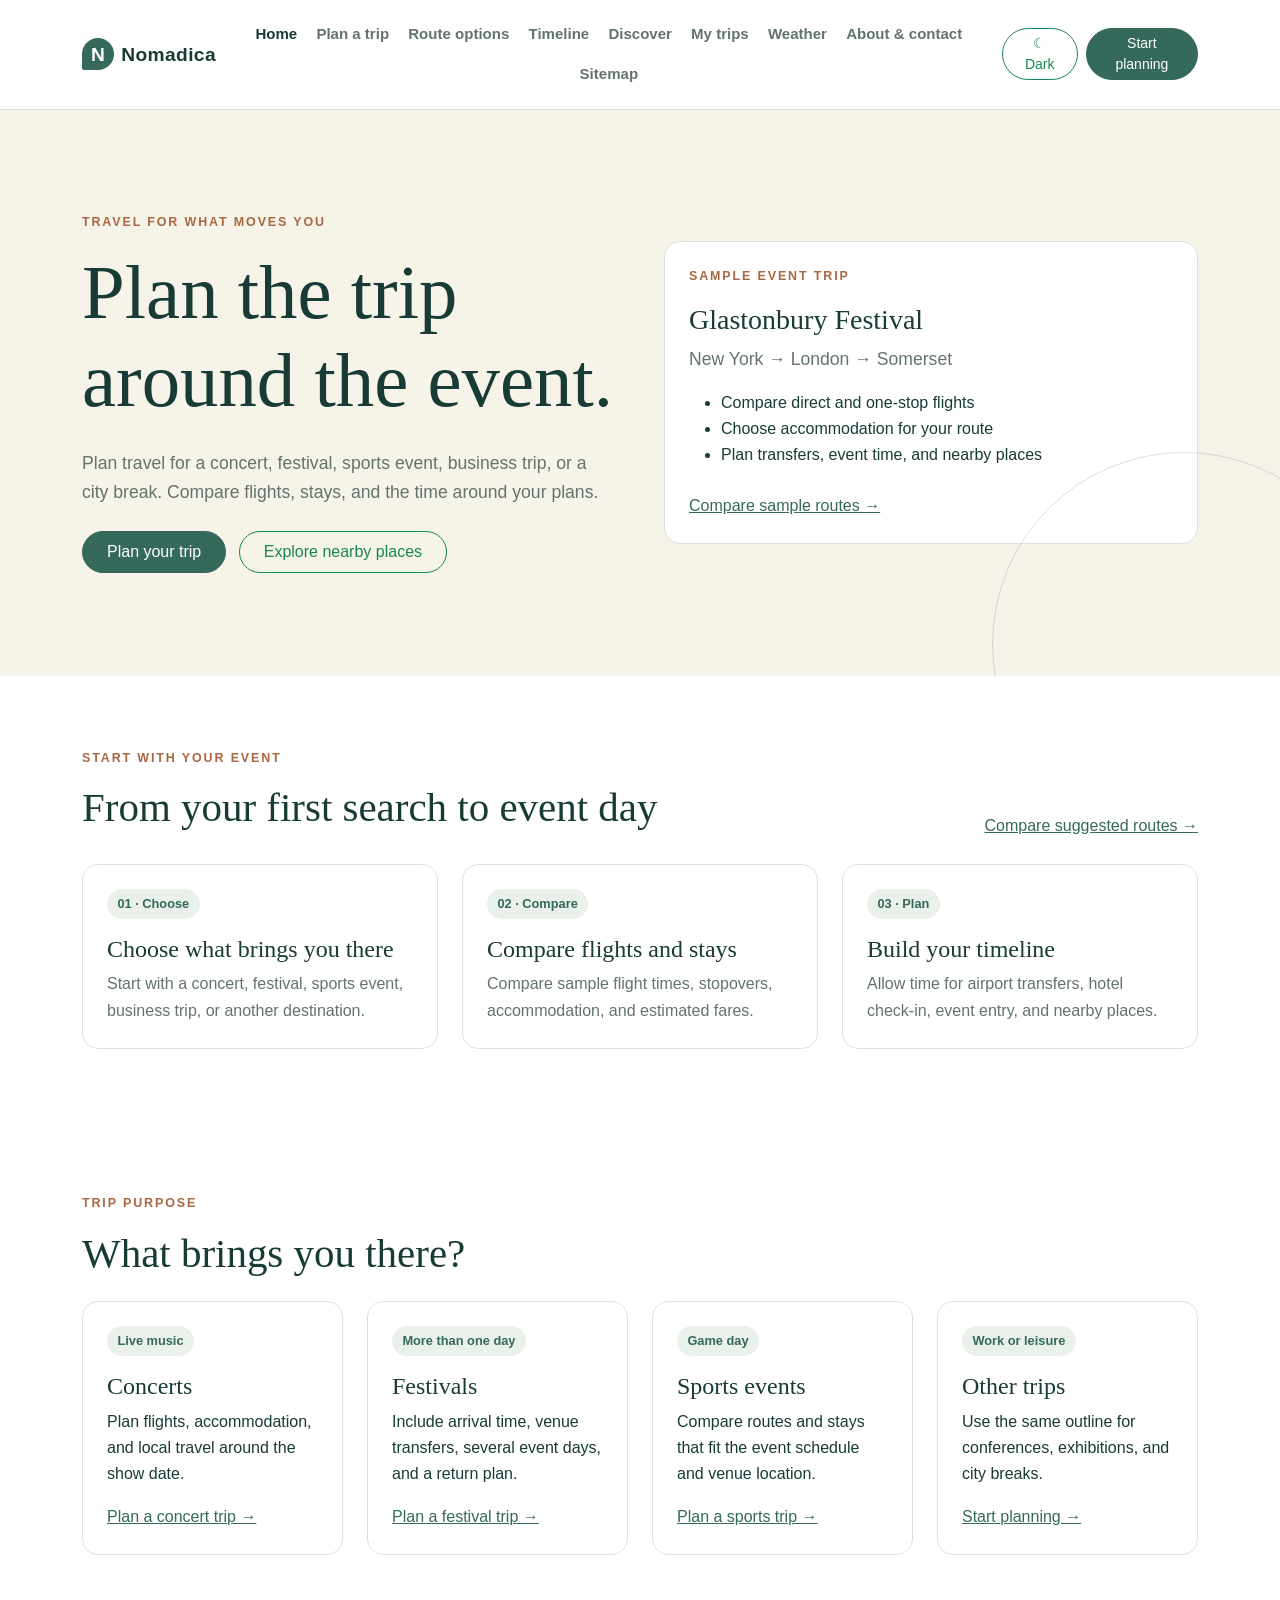
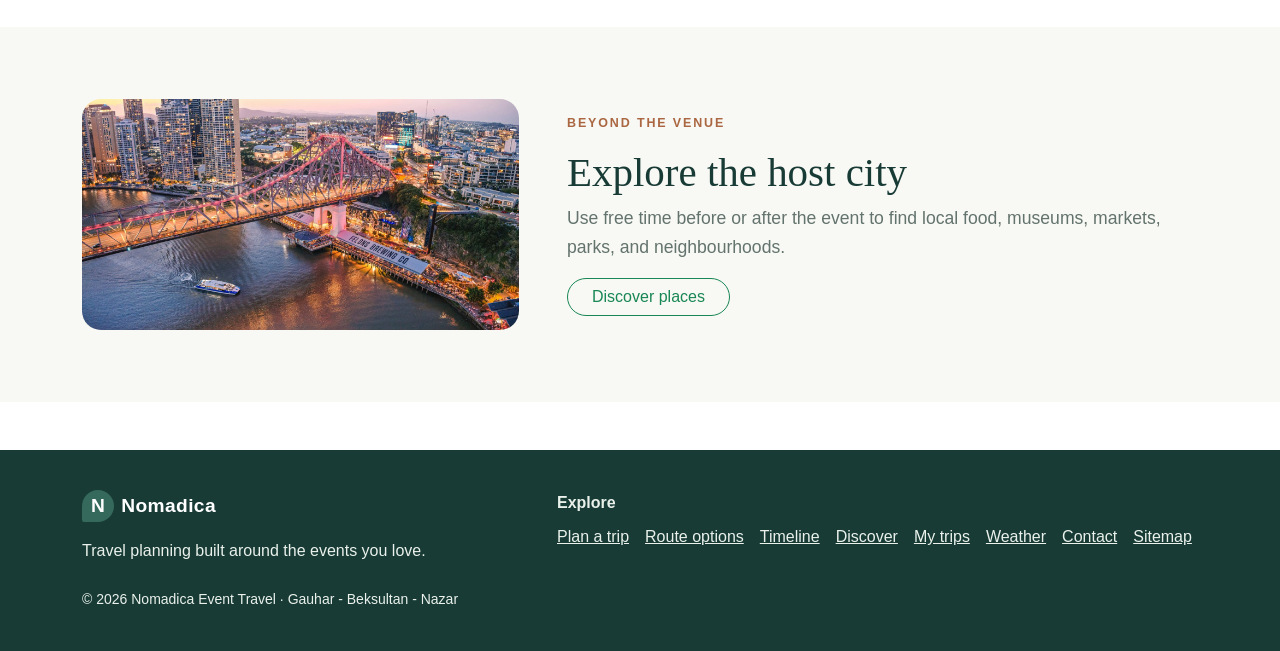
<file: index.html>
<!doctype html>
<html lang="en">
  <head>
    <meta charset="utf-8">
    <meta name="viewport" content="width=device-width, initial-scale=1">
    <meta name="description" content="Nomadica helps travellers plan trips around concerts, festivals, sports events, and special occasions.">
    <title>Home | Nomadica</title>
    <link href="https://cdn.jsdelivr.net/npm/bootstrap@5.3.8/dist/css/bootstrap.min.css" rel="stylesheet" integrity="sha384-sRIl4kxILFvY47J16cr9ZwB07vP4J8+LH7qKQnuqkuIAvNWLzeN8tE5YBujZqJLB" crossorigin="anonymous">
    <link rel="stylesheet" href="css/index.css">
  </head>
  <body id="top">
    <header id="main-header" class="site-header">
      <div class="container py-3">
        <div class="d-flex flex-column flex-lg-row align-items-center justify-content-between gap-3">
          <div class="brand-row">
            <a class="brand" href="index.html"><span class="brand-mark">N</span>Nomadica</a>
            <button type="button" id="nav-toggle" class="nav-toggle btn btn-outline-success btn-sm rounded-pill" aria-expanded="false" aria-controls="main-nav">☰ Menu</button>
          </div>
          <nav id="main-nav" class="site-nav" aria-label="Main navigation">
            <a href="index.html" aria-current="page">Home</a>
            <a href="pages/plan.html">Plan a trip</a>
            <a href="pages/routes.html">Route options</a>
            <a href="pages/timeline.html">Timeline</a>
            <a href="pages/discover.html">Discover</a>
            <a href="pages/my-trips.html">My trips</a>
                <a href="pages/weather.html">Weather</a>
                <a href="pages/about.html">About &amp; contact</a>
            <a href="pages/sitemap.html">Sitemap</a>
          </nav>
          <div class="header-actions">
            <button type="button" id="theme-toggle" class="btn btn-outline-success btn-sm rounded-pill px-3" aria-pressed="false">☾ Dark</button>
            <a class="btn btn-nomad btn-sm rounded-pill px-3" href="pages/plan.html">Start planning</a>
          </div>
        </div>
      </div>
    </header>
    <main id="main-content">
      <section class="hero">
        <div class="container">
          <div class="row align-items-center g-5">
            <div class="col-lg-6">
              <p class="eyebrow">Travel for what moves you</p>
              <h1>Plan the trip around the event.</h1>
              <p class="lead my-4">Plan travel for a concert, festival, sports event, business trip, or a city break. Compare flights, stays, and the time around your plans.</p>
              <a class="btn btn-nomad rounded-pill px-4 py-2 me-2" href="pages/plan.html">Plan your trip</a>
              <a class="btn btn-outline-success rounded-pill px-4 py-2" href="pages/discover.html">Explore nearby places</a>
            </div>
            <div class="col-lg-6">
              <div class="feature-card h-100 p-4">
                <p class="eyebrow">Sample event trip</p>
                <h2 class="h3">Glastonbury Festival</h2>
                <p class="lead">New York → London → Somerset</p>
                <ul class="mb-4">
                  <li>Compare direct and one-stop flights</li>
                  <li>Choose accommodation for your route</li>
                  <li>Plan transfers, event time, and nearby places</li>
                </ul>
                <a href="pages/routes.html">Compare sample routes →</a>
              </div>
            </div>
          </div>
        </div>
      </section>
      <section class="section-pad">
        <div class="container">
          <div class="row align-items-end g-3 mb-4">
            <div class="col-md-8">
              <p class="eyebrow">Start with your event</p>
              <h2>From your first search to event day</h2>
            </div>
            <div class="col-md-4 text-md-end">
              <a href="pages/routes.html">Compare suggested routes →</a>
            </div>
          </div>
          <div class="row g-4">
            <div class="col-md-4">
              <article class="feature-card">
                <span class="tag">01 · Choose</span>
                <h3 class="h4 mt-3">Choose what brings you there</h3>
                <p>Start with a concert, festival, sports event, business trip, or another destination.</p>
              </article>
            </div>
            <div class="col-md-4">
              <article class="feature-card">
                <span class="tag">02 · Compare</span>
                <h3 class="h4 mt-3">Compare flights and stays</h3>
                <p>Compare sample flight times, stopovers, accommodation, and estimated fares.</p>
              </article>
            </div>
            <div class="col-md-4">
              <article class="feature-card">
                <span class="tag">03 · Plan</span>
                <h3 class="h4 mt-3">Build your timeline</h3>
                <p>Allow time for airport transfers, hotel check-in, event entry, and nearby places.</p>
              </article>
            </div>
          </div>
        </div>
      </section>
      <section class="section-pad">
        <div class="container">
          <p class="eyebrow">Trip purpose</p>
          <h2 class="mb-4">What brings you there?</h2>
          <div class="row g-4">
            <div class="col-md-6 col-lg-3">
              <article class="feature-card">
                <span class="tag">Live music</span>
                <h3 class="h4 mt-3">Concerts</h3>
                <p>Plan flights, accommodation, and local travel around the show date.</p>
                <a href="pages/plan.html?purpose=Concert">Plan a concert trip →</a>
              </article>
            </div>
            <div class="col-md-6 col-lg-3">
              <article class="feature-card">
                <span class="tag">More than one day</span>
                <h3 class="h4 mt-3">Festivals</h3>
                <p>Include arrival time, venue transfers, several event days, and a return plan.</p>
                <a href="pages/plan.html?purpose=Festival">Plan a festival trip →</a>
              </article>
            </div>
            <div class="col-md-6 col-lg-3">
              <article class="feature-card">
                <span class="tag">Game day</span>
                <h3 class="h4 mt-3">Sports events</h3>
                <p>Compare routes and stays that fit the event schedule and venue location.</p>
                <a href="pages/plan.html?purpose=Sports%20event">Plan a sports trip →</a>
              </article>
            </div>
            <div class="col-md-6 col-lg-3">
              <article class="feature-card">
                <span class="tag">Work or leisure</span>
                <h3 class="h4 mt-3">Other trips</h3>
                <p>Use the same outline for conferences, exhibitions, and city breaks.</p>
                <a href="pages/plan.html?purpose=Leisure">Start planning →</a>
              </article>
            </div>
          </div>
        </div>
      </section>
      <section class="section-pad section-soft">
        <div class="container">
          <div class="row align-items-center g-5">
            <div class="col-lg-5">
              <img class="travel-image" src="images/queensland-australia.jpg" alt="Illustration of hillside houses beside the sea">
            </div>
            <div class="col-lg-7">
              <p class="eyebrow">Beyond the venue</p>
              <h2>Explore the host city</h2>
              <p class="lead">Use free time before or after the event to find local food, museums, markets, parks, and neighbourhoods.</p>
              <a class="btn btn-outline-success rounded-pill px-4" href="pages/discover.html">Discover places</a>
            </div>
          </div>
        </div>
      </section>
    </main>
    <footer id="site-footer" class="site-footer mt-5">
      <div class="container">
        <div class="row g-4 align-items-start">
          <div class="col-md-5">
            <a class="brand text-white" href="index.html"><span class="brand-mark">N</span>Nomadica</a>
            <p class="mt-3">Travel planning built around the events you love.</p>
          </div>
          <div class="col-md-7">
            <p class="fw-bold mb-2">Explore</p>
            <div class="footer-links">
              <a href="pages/plan.html">Plan a trip</a>
              <a href="pages/routes.html">Route options</a>
              <a href="pages/timeline.html">Timeline</a>
              <a href="pages/discover.html">Discover</a>
              <a href="pages/my-trips.html">My trips</a>
              <a href="pages/weather.html">Weather</a>
              <a href="pages/about.html">Contact</a>
              <a href="pages/sitemap.html">Sitemap</a>
            </div>
          </div>
        </div>
        <p class="small mt-4">&copy; 2026 Nomadica Event Travel · Gauhar - Beksultan - Nazar</p>
      </div>
    </footer>
    <a class="back-top" href="#top" aria-label="Back to top">↑ Top</a>
    <script src="https://code.jquery.com/jquery-3.7.1.min.js" integrity="sha256-/JqT3SQfawRcv/BIHPThkBvs0OEvtFFmqPF/lYI/Cxo=" crossorigin="anonymous"></script>
    <script src="js/core/main.js"></script>
  </body>
</html>
</file>
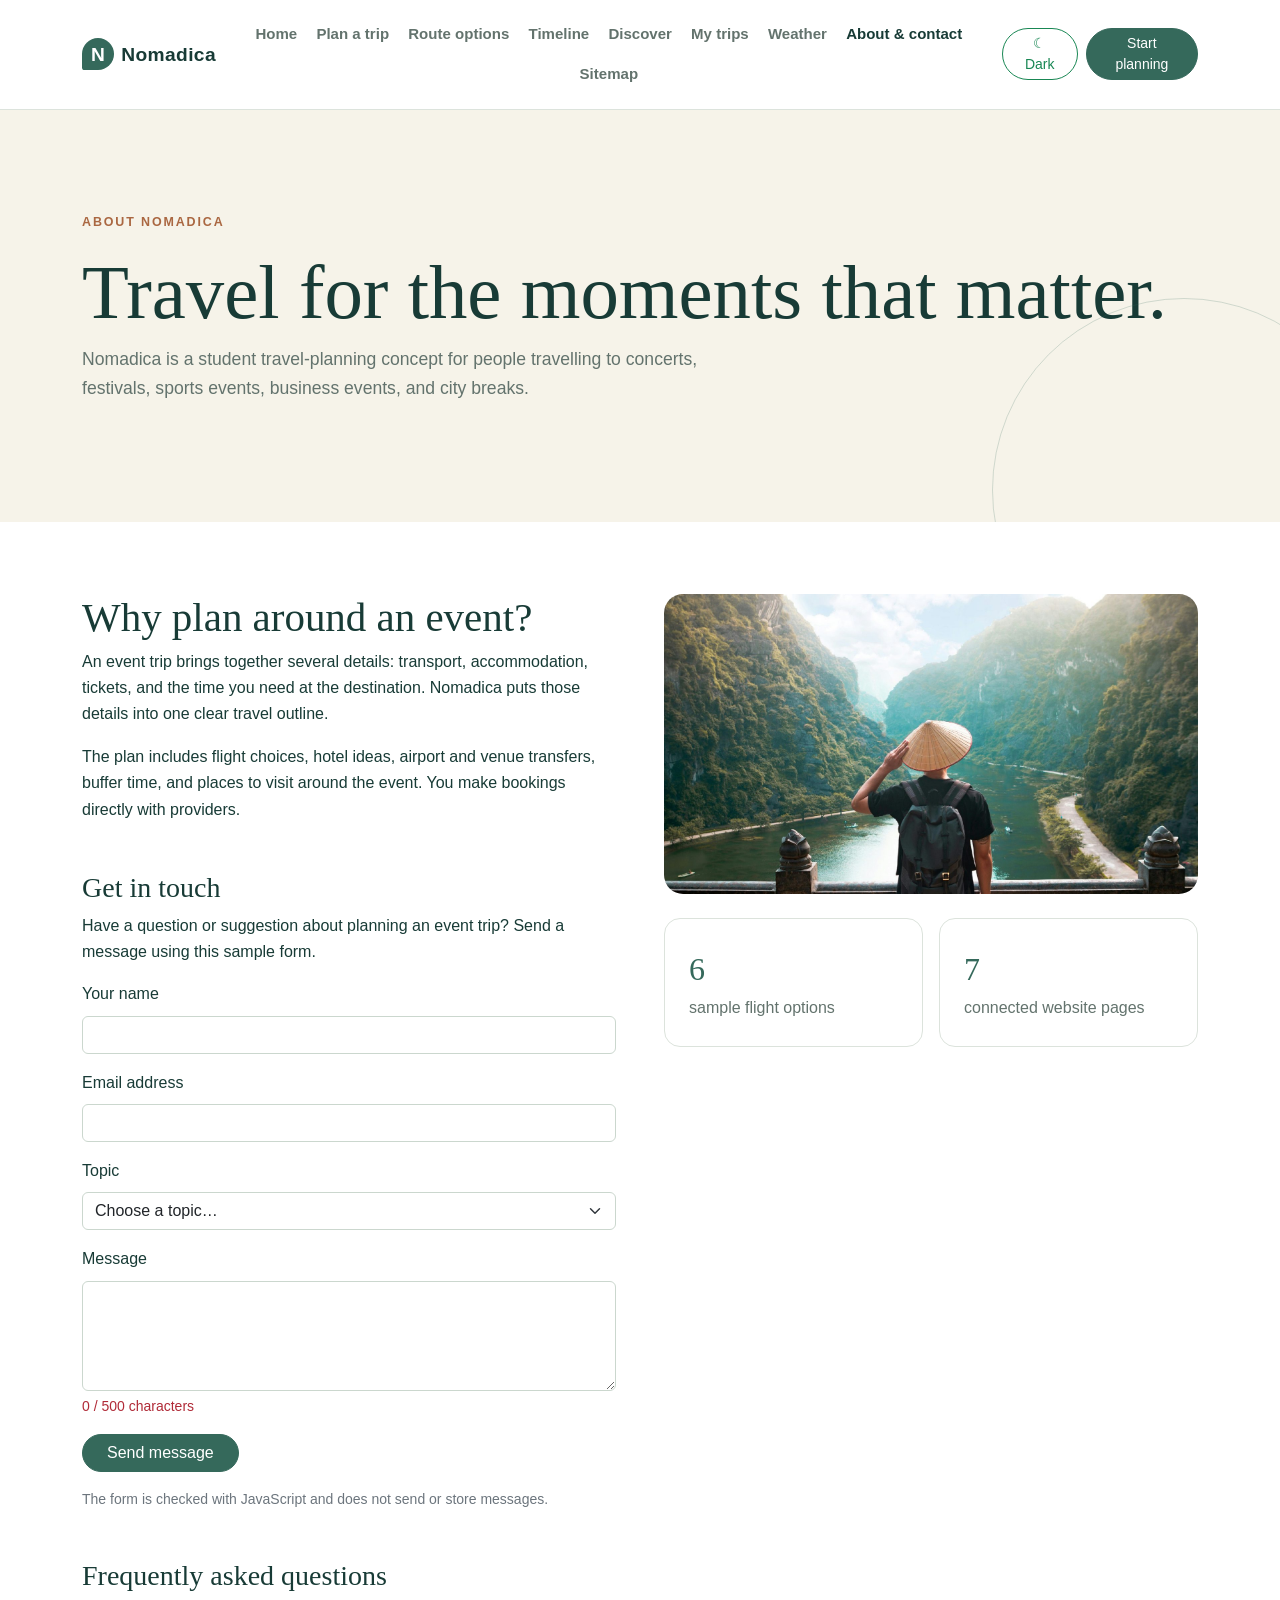
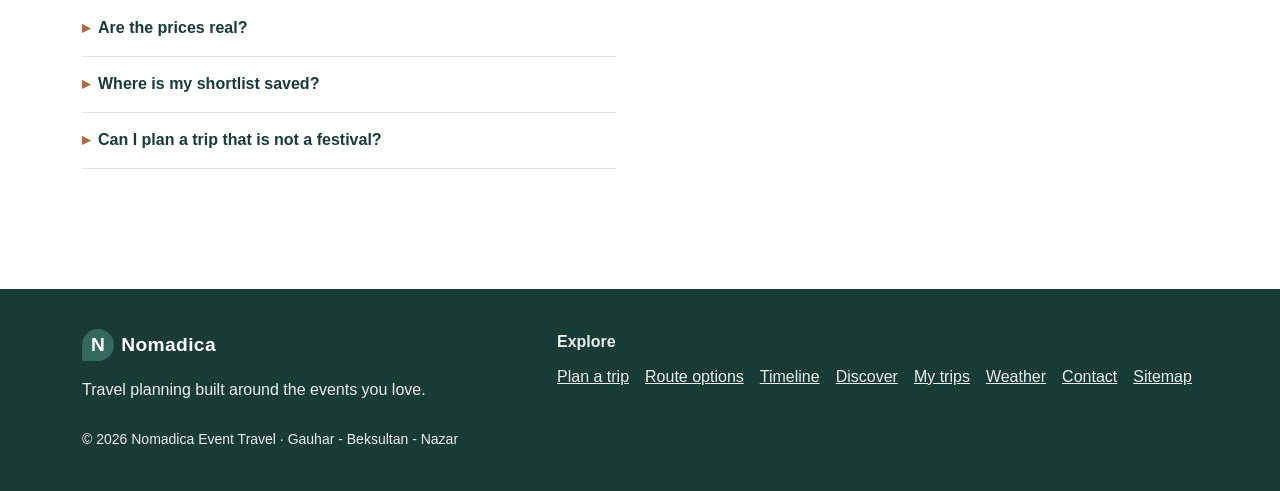
<file: pages/about.html>
<!doctype html>
<html lang="en">
  <head>
    <meta charset="utf-8">
    <meta name="viewport" content="width=device-width, initial-scale=1">
    <meta name="description" content="Nomadica helps travellers plan trips around concerts, festivals, sports events, and special occasions.">
    <title>About and contact | Nomadica</title>
    <link href="https://cdn.jsdelivr.net/npm/bootstrap@5.3.8/dist/css/bootstrap.min.css" rel="stylesheet" integrity="sha384-sRIl4kxILFvY47J16cr9ZwB07vP4J8+LH7qKQnuqkuIAvNWLzeN8tE5YBujZqJLB" crossorigin="anonymous">
    <link rel="stylesheet" href="../css/about.css">
  </head>
  <body id="top">
    <header id="main-header" class="site-header">
      <div class="container py-3">
        <div class="d-flex flex-column flex-lg-row align-items-center justify-content-between gap-3">
          <div class="brand-row">
            <a class="brand" href="../index.html"><span class="brand-mark">N</span>Nomadica</a>
            <button type="button" id="nav-toggle" class="nav-toggle btn btn-outline-success btn-sm rounded-pill" aria-expanded="false" aria-controls="main-nav">☰ Menu</button>
          </div>
          <nav id="main-nav" class="site-nav" aria-label="Main navigation">
            <a href="../index.html">Home</a>
            <a href="plan.html">Plan a trip</a>
            <a href="routes.html">Route options</a>
            <a href="timeline.html">Timeline</a>
            <a href="discover.html">Discover</a>
            <a href="my-trips.html">My trips</a>
                <a href="weather.html">Weather</a>
                <a href="about.html" aria-current="page">About &amp; contact</a>
            <a href="sitemap.html">Sitemap</a>
          </nav>
          <div class="header-actions">
            <button type="button" id="theme-toggle" class="btn btn-outline-success btn-sm rounded-pill px-3" aria-pressed="false">☾ Dark</button>
            <a class="btn btn-nomad btn-sm rounded-pill px-3" href="plan.html">Start planning</a>
          </div>
        </div>
      </div>
    </header>
    <main id="main-content">
      <section class="hero">
        <div class="container">
          <p class="eyebrow">About Nomadica</p>
          <h1>Travel for the moments that matter.</h1>
          <p class="lead">Nomadica is a student travel-planning concept for people travelling to concerts, festivals, sports events, business events, and city breaks.</p>
        </div>
      </section>
      <section class="section-pad">
        <div class="container">
          <div class="row g-5">
            <div class="col-lg-6">
              <h2>Why plan around an event?</h2>
              <p>An event trip brings together several details: transport, accommodation, tickets, and the time you need at the destination. Nomadica puts those details into one clear travel outline.</p>
              <p>The plan includes flight choices, hotel ideas, airport and venue transfers, buffer time, and places to visit around the event. You make bookings directly with providers.</p>
              <h2 class="h3 mt-5">Get in touch</h2>
              <p>Have a question or suggestion about planning an event trip? Send a message using this sample form.</p>
              <form action="#contact-form" method="get" id="contact-form" novalidate>
                <div class="mb-3">
                  <label class="form-label" for="name">Your name</label>
                  <input class="form-control" id="name" name="name" type="text" autocomplete="name">
                  <div class="invalid-feedback" id="name-error" aria-live="polite"></div>
                </div>
                <div class="mb-3">
                  <label class="form-label" for="email">Email address</label>
                  <input class="form-control" id="email" name="email" type="email" autocomplete="email">
                  <div class="invalid-feedback" id="email-error" aria-live="polite"></div>
                </div>
                <div class="mb-3">
                  <label class="form-label" for="topic">Topic</label>
                  <select class="form-select" id="topic" name="topic">
                    <option value="">Choose a topic…</option>
                    <option>Question about planning</option>
                    <option>Suggestion</option>
                    <option>Problem with the website</option>
                  </select>
                  <div class="invalid-feedback" id="topic-error" aria-live="polite"></div>
                </div>
                <div class="mb-3">
                  <label class="form-label" for="message">Message</label>
                  <textarea class="form-control" id="message" name="message" rows="4"></textarea>
                  <div class="form-text" id="message-count">0 / 500 characters</div>
                  <div class="invalid-feedback" id="message-error" aria-live="polite"></div>
                </div>
                <button class="btn btn-nomad rounded-pill px-4" type="submit">Send message</button>
              </form>
              <div id="contact-success" class="alert alert-success mt-3" role="status" style="display: none;"></div>
              <p class="small text-secondary mt-3">The form is checked with JavaScript and does not send or store messages.</p>
              <h2 class="h3 mt-5">Frequently asked questions</h2>
              <div id="faq">
                <div class="faq-item">
                  <button type="button" class="faq-question" aria-expanded="false">Are the prices real?</button>
                  <div class="faq-answer"><p>No. The fares are sample data for the student project, not live booking results.</p></div>
                </div>
                <div class="faq-item">
                  <button type="button" class="faq-question" aria-expanded="false">Where is my shortlist saved?</button>
                  <div class="faq-answer"><p>In your own browser (localStorage). It stays after you reload the page but is not sent anywhere.</p></div>
                </div>
                <div class="faq-item">
                  <button type="button" class="faq-question" aria-expanded="false">Can I plan a trip that is not a festival?</button>
                  <div class="faq-answer"><p>Yes. Choose concert, sports, business or leisure as the trip purpose on the Plan a trip page.</p></div>
                </div>
              </div>
            </div>
            <div class="col-lg-6">
              <img class="travel-image" src="../images/about.jpeg" alt="Coastal village houses facing the sea">
              <div class="row g-3 mt-2">
                <div class="col-6">
                  <div class="feature-card">
                    <span class="stat">6</span>
                    <p class="mb-0">sample flight options</p>
                  </div>
                </div>
                <div class="col-6">
                  <div class="feature-card">
                    <span class="stat">7</span>
                    <p class="mb-0">connected website pages</p>
                  </div>
                </div>
              </div>
            </div>
          </div>
        </div>
      </section>
    </main>
    <footer id="site-footer" class="site-footer mt-5">
      <div class="container">
        <div class="row g-4 align-items-start">
          <div class="col-md-5">
            <a class="brand text-white" href="../index.html"><span class="brand-mark">N</span>Nomadica</a>
            <p class="mt-3">Travel planning built around the events you love.</p>
          </div>
          <div class="col-md-7">
            <p class="fw-bold mb-2">Explore</p>
            <div class="footer-links">
              <a href="plan.html">Plan a trip</a>
              <a href="routes.html">Route options</a>
              <a href="timeline.html">Timeline</a>
              <a href="discover.html">Discover</a>
              <a href="my-trips.html">My trips</a>
              <a href="weather.html">Weather</a>
              <a href="about.html">Contact</a>
              <a href="sitemap.html">Sitemap</a>
            </div>
          </div>
        </div>
        <p class="small mt-4">&copy; 2026 Nomadica Event Travel · Gauhar - Beksultan - Nazar</p>
      </div>
    </footer>
    <a class="back-top" href="#top" aria-label="Back to top">↑ Top</a>
    <script src="https://code.jquery.com/jquery-3.7.1.min.js" integrity="sha256-/JqT3SQfawRcv/BIHPThkBvs0OEvtFFmqPF/lYI/Cxo=" crossorigin="anonymous"></script>
    <script src="../js/core/main.js"></script>
    <script src="../js/core/validation.js"></script>
    <script src="../js/pages/contact.js"></script>
  </body>
</html>
</file>
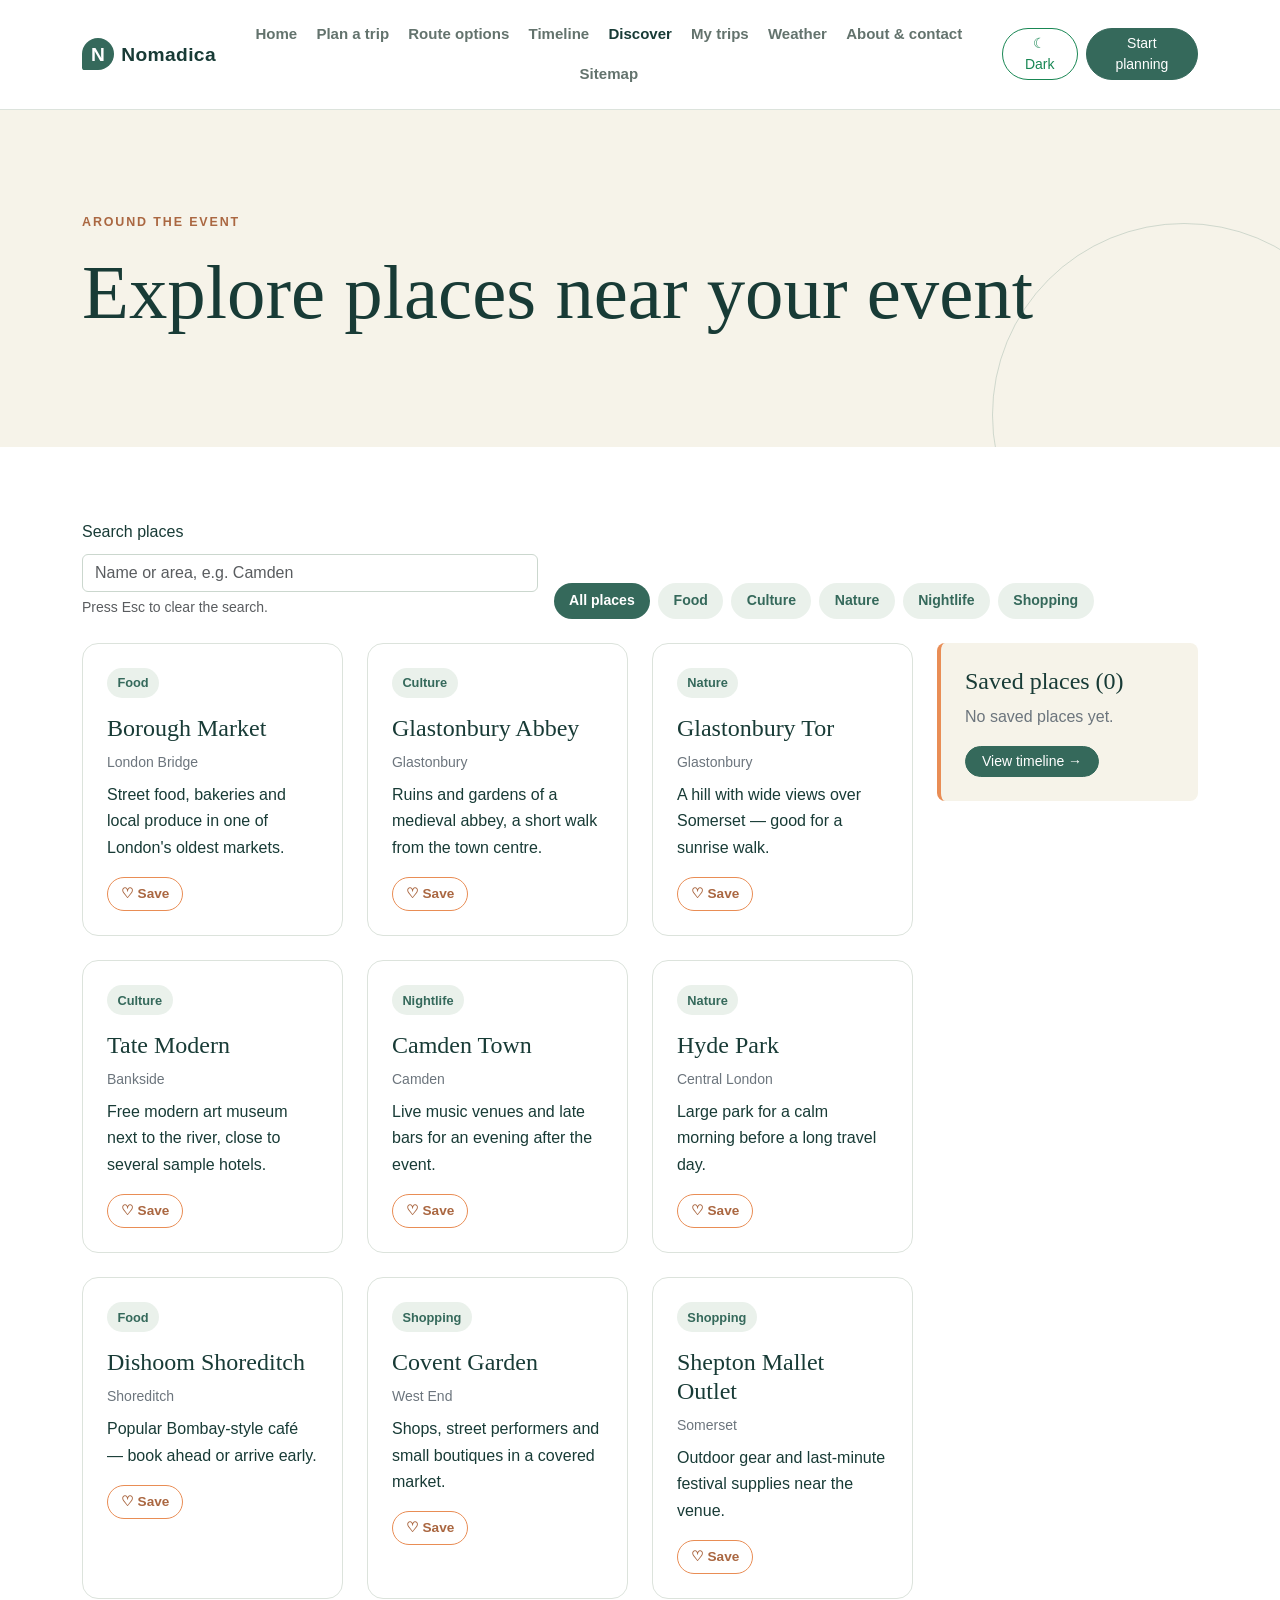
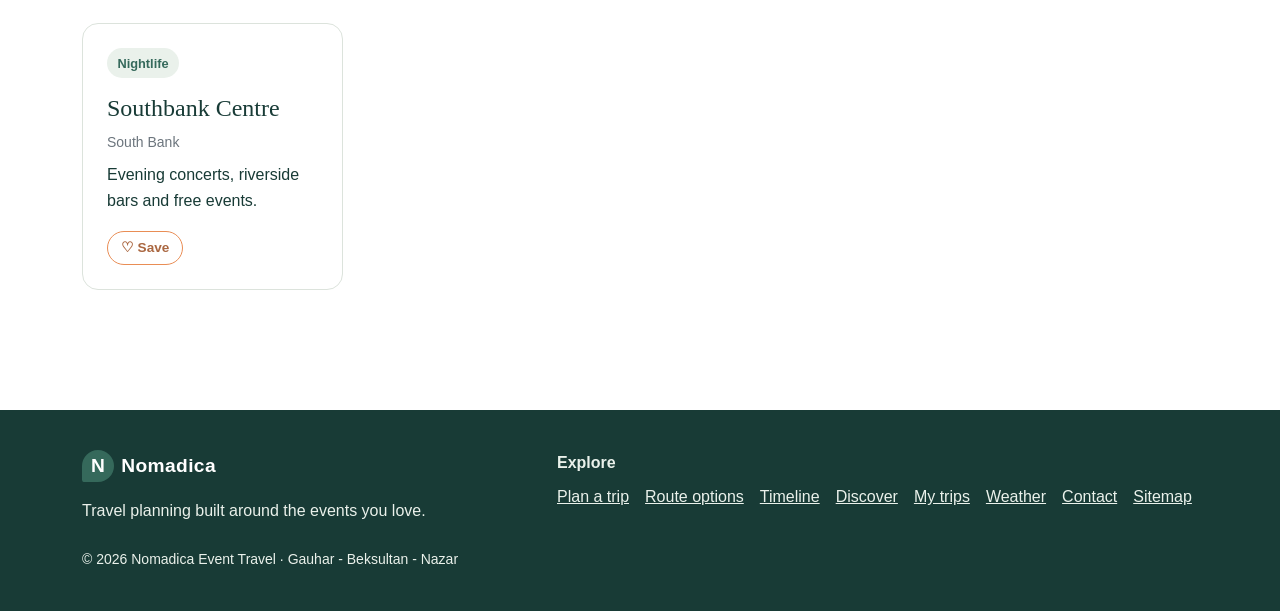
<file: pages/discover.html>
<!doctype html>
<html lang="en">
<head>
    <meta charset="utf-8">
    <meta name="viewport" content="width=device-width, initial-scale=1">
    <meta name="description" content="Nomadica helps travellers plan trips around concerts, festivals, sports events, and special occasions.">
    <title>Discover | Nomadica</title>
    <link href="https://cdn.jsdelivr.net/npm/bootstrap@5.3.8/dist/css/bootstrap.min.css" rel="stylesheet" integrity="sha384-sRIl4kxILFvY47J16cr9ZwB07vP4J8+LH7qKQnuqkuIAvNWLzeN8tE5YBujZqJLB" crossorigin="anonymous">
    <link rel="stylesheet" href="../css/discover.css">
</head>
<body id="top">
<header id="main-header" class="site-header">
    <div class="container py-3">
        <div class="d-flex flex-column flex-lg-row align-items-center justify-content-between gap-3">
            <div class="brand-row">
              <a class="brand" href="../index.html"><span class="brand-mark">N</span>Nomadica</a>
              <button type="button" id="nav-toggle" class="nav-toggle btn btn-outline-success btn-sm rounded-pill" aria-expanded="false" aria-controls="main-nav">☰ Menu</button>
            </div>
            <nav id="main-nav" class="site-nav" aria-label="Main navigation">
                <a href="../index.html">Home</a>
                <a href="plan.html">Plan a trip</a>
                <a href="routes.html">Route options</a>
                <a href="timeline.html">Timeline</a>
                <a href="discover.html" aria-current="page">Discover</a>
                <a href="my-trips.html">My trips</a>
                <a href="weather.html">Weather</a>
                <a href="about.html">About &amp; contact</a>
                <a href="sitemap.html">Sitemap</a>
            </nav>
            <div class="header-actions">
              <button type="button" id="theme-toggle" class="btn btn-outline-success btn-sm rounded-pill px-3" aria-pressed="false">☾ Dark</button>
              <a class="btn btn-nomad btn-sm rounded-pill px-3" href="plan.html">Start planning</a>
            </div>
        </div>
    </div>
</header>
<main id="main-content">
    <section class="hero">
        <div class="container">
            <p class="eyebrow">Around the event</p>
            <h1>Explore places near your event</h1>
        </div>
    </section>
    <section class="section-pad">
        <div class="container">
            <div class="row g-3 align-items-end mb-4">
                <div class="col-lg-5">
                    <label class="form-label" for="place-search">Search places</label>
                    <input class="form-control" id="place-search" type="search" placeholder="Name or area, e.g. Camden">
                    <div class="form-text">Press Esc to clear the search.</div>
                </div>
                <div class="col-lg-7">
                    <div id="category-filters" class="d-flex flex-wrap gap-2" role="group" aria-label="Filter by category"></div>
                </div>
            </div>
            <div class="row g-4">
                <div class="col-lg-9">
                    <div id="place-grid" class="row g-4"></div>
                    <p id="no-places" class="callout mt-3" hidden>No places match your search. Try another word or category.</p>
                </div>
                <aside class="col-lg-3">
                    <div class="callout">
                        <h2 class="h4">Saved places (<span id="saved-count">0</span>)</h2>
                        <ul id="saved-places" class="list-unstyled mb-3"></ul>
                        <a class="btn btn-nomad btn-sm rounded-pill px-3" href="timeline.html">View timeline →</a>

                    </div>
                </aside>
            </div>
        </div>
    </section>
</main>
<footer id="site-footer" class="site-footer mt-5">
    <div class="container">
        <div class="row g-4 align-items-start">
            <div class="col-md-5">
                <a class="brand text-white" href="../index.html"><span class="brand-mark">N</span>Nomadica</a>
                <p class="mt-3">Travel planning built around the events you love.</p>
            </div>
            <div class="col-md-7">
                <p class="fw-bold mb-2">Explore</p>
                <div class="footer-links">
                    <a href="plan.html">Plan a trip</a>
                    <a href="routes.html">Route options</a>
                    <a href="timeline.html">Timeline</a>
                    <a href="discover.html">Discover</a>
                    <a href="my-trips.html">My trips</a>
              <a href="weather.html">Weather</a>
              <a href="about.html">Contact</a>
                    <a href="sitemap.html">Sitemap</a>
                </div>
            </div>
        </div>
        <p class="small mt-4">&copy; 2026 Nomadica Event Travel · Gauhar - Beksultan - Nazar</p>
    </div>
</footer>
<a class="back-top" href="#top" aria-label="Back to top">↑ Top</a>
    <script src="https://code.jquery.com/jquery-3.7.1.min.js" integrity="sha256-/JqT3SQfawRcv/BIHPThkBvs0OEvtFFmqPF/lYI/Cxo=" crossorigin="anonymous"></script>
    <script src="../js/core/main.js"></script>
    <script src="../js/data/data.js"></script>
    <script src="../js/pages/discover.js"></script>
</body>
</html>
</file>
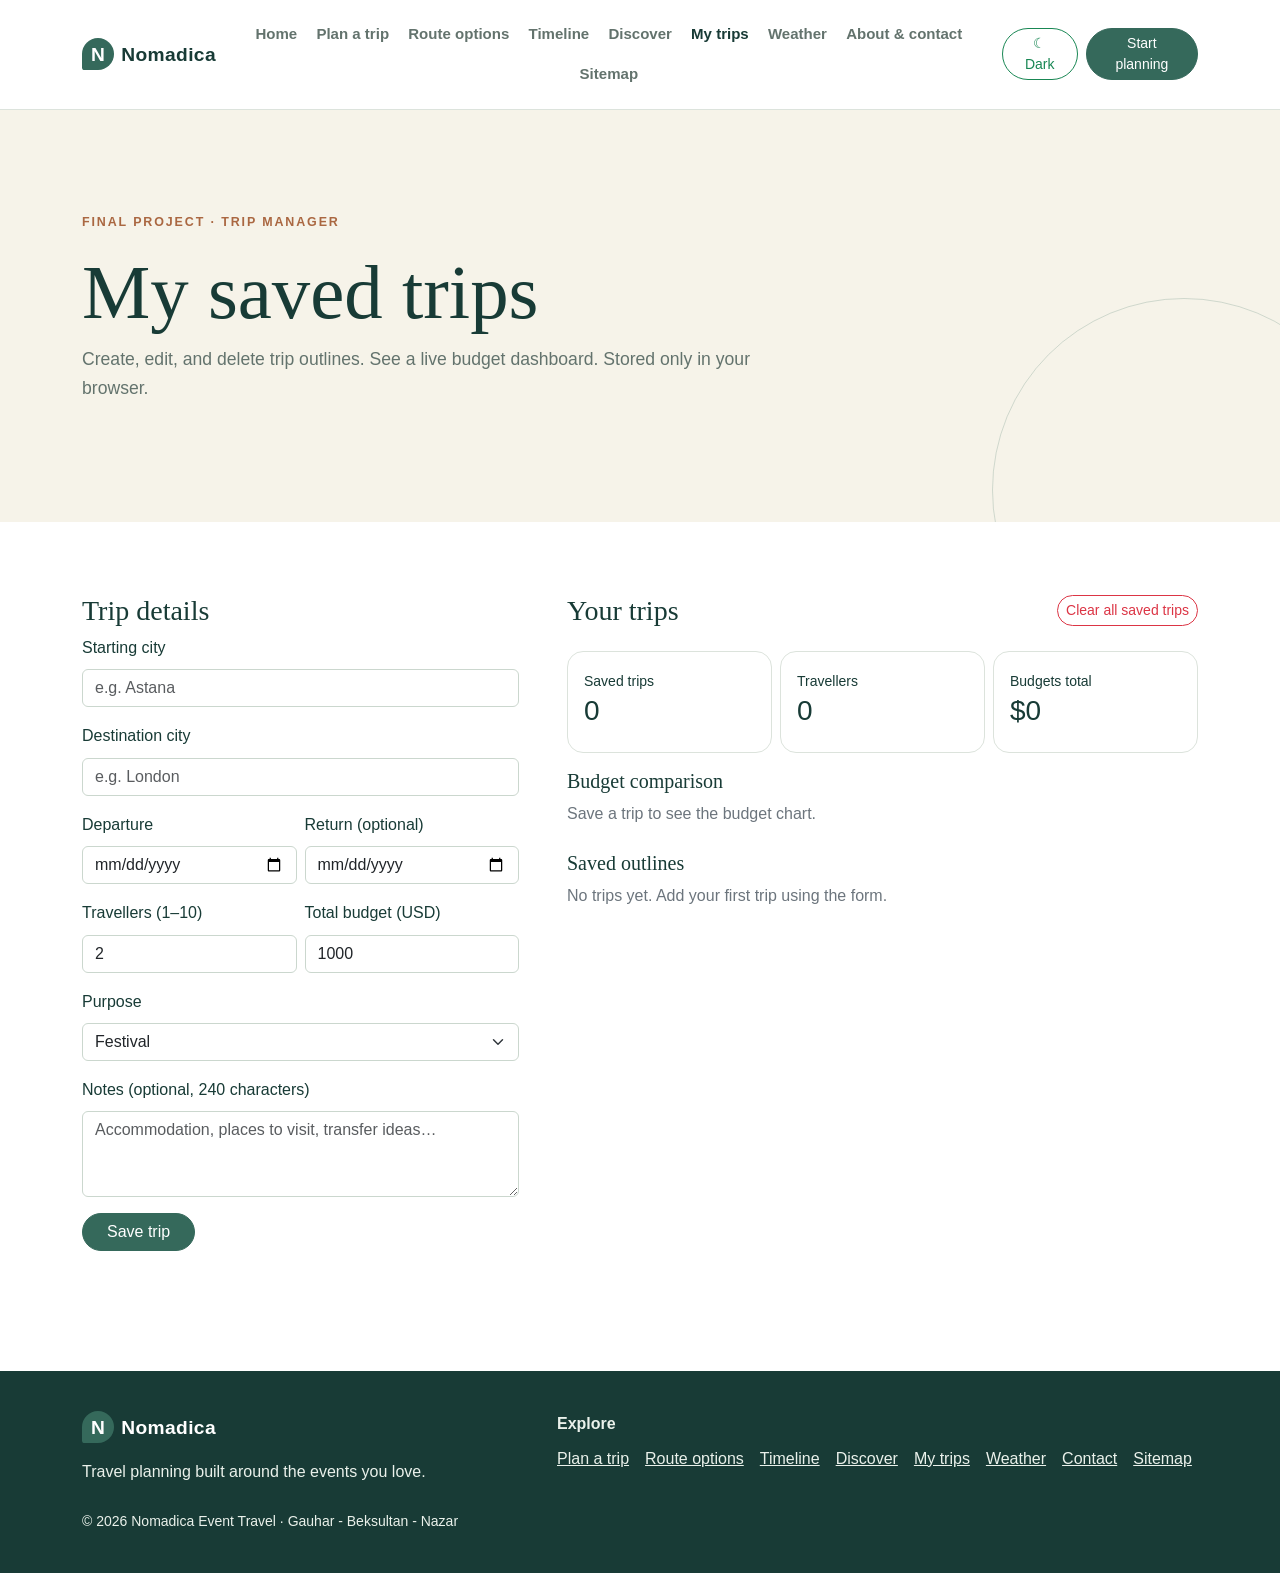
<file: pages/my-trips.html>
<!doctype html>
<html lang="en">
<head>
    <meta charset="utf-8">
    <meta name="viewport" content="width=device-width, initial-scale=1">
    <meta name="description" content="Nomadica helps travellers plan trips around concerts, festivals, sports events, and special occasions.">
    <title>My trips | Nomadica</title>
    <link href="https://cdn.jsdelivr.net/npm/bootstrap@5.3.8/dist/css/bootstrap.min.css" rel="stylesheet" integrity="sha384-sRIl4kxILFvY47J16cr9ZwB07vP4J8+LH7qKQnuqkuIAvNWLzeN8tE5YBujZqJLB" crossorigin="anonymous">
    <link rel="stylesheet" href="../css/my-trips.css">
</head>
<body id="top">
<header id="main-header" class="site-header">
    <div class="container py-3">
        <div class="d-flex flex-column flex-lg-row align-items-center justify-content-between gap-3">
            <div class="brand-row">
              <a class="brand" href="../index.html"><span class="brand-mark">N</span>Nomadica</a>
              <button type="button" id="nav-toggle" class="nav-toggle btn btn-outline-success btn-sm rounded-pill" aria-expanded="false" aria-controls="main-nav">☰ Menu</button>
            </div>
            <nav id="main-nav" class="site-nav" aria-label="Main navigation">
                <a href="../index.html">Home</a>
                <a href="plan.html">Plan a trip</a>
                <a href="routes.html">Route options</a>
                <a href="timeline.html">Timeline</a>
                <a href="discover.html">Discover</a>
              <a href="my-trips.html" aria-current="page">My trips</a>
              <a href="weather.html">Weather</a>
                <a href="about.html">About &amp; contact</a>
                <a href="sitemap.html">Sitemap</a>
            </nav>
            <div class="header-actions">
              <button type="button" id="theme-toggle" class="btn btn-outline-success btn-sm rounded-pill px-3" aria-pressed="false">☾ Dark</button>
              <a class="btn btn-nomad btn-sm rounded-pill px-3" href="plan.html">Start planning</a>
            </div>
        </div>
    </div>
</header>
<main id="main-content">
  <section class="hero"><div class="container"><p class="eyebrow">Final project · Trip manager</p>
    <h1>My saved trips</h1><p class="lead">Create, edit, and delete trip outlines. See a live budget dashboard. Stored only in your browser.</p></div></section>
  <section class="section-pad"><div class="container"><div class="row g-5">
    <div class="col-lg-5"><h2 class="h3">Trip details</h2>
      <form id="saved-trip-form" novalidate>
        <div class="mb-3"><label for="trip-origin" class="form-label">Starting city</label><input id="trip-origin" class="form-control" placeholder="e.g. Astana" required></div>
        <div class="mb-3"><label for="trip-destination" class="form-label">Destination city</label><input id="trip-destination" class="form-control" placeholder="e.g. London" required></div>
        <div class="row g-2 mb-3"><div class="col-sm-6"><label for="trip-departure" class="form-label">Departure</label><input id="trip-departure" class="form-control" type="date" required></div><div class="col-sm-6"><label for="trip-return" class="form-label">Return (optional)</label><input id="trip-return" class="form-control" type="date"></div></div>
        <div class="row g-2 mb-3"><div class="col-sm-6"><label for="trip-people" class="form-label">Travellers (1–10)</label><input id="trip-people" class="form-control" type="number" min="1" max="10" value="2"></div><div class="col-sm-6"><label for="trip-budget" class="form-label">Total budget (USD)</label><input id="trip-budget" class="form-control" type="number" min="0" max="50000" value="1000"></div></div>
        <div class="mb-3"><label for="trip-purpose" class="form-label">Purpose</label><select id="trip-purpose" class="form-select"><option>Festival</option><option>Concert</option><option>Sports event</option><option>Business event</option><option>Leisure</option><option>Other</option></select></div>
        <div class="mb-3"><label for="trip-notes" class="form-label">Notes (optional, 240 characters)</label><textarea id="trip-notes" class="form-control" maxlength="240" rows="3" placeholder="Accommodation, places to visit, transfer ideas…"></textarea></div>
        <div class="d-flex gap-2 flex-wrap"><button id="trip-save-button" type="submit" class="btn btn-nomad rounded-pill px-4">Save trip</button><button id="cancel-edit" type="button" class="btn btn-outline-secondary rounded-pill" hidden>Cancel editing</button></div>
      </form><div id="trip-manager-feedback" role="status" aria-live="polite" hidden></div>
    </div>
    <div class="col-lg-7"><div class="d-flex justify-content-between align-items-center flex-wrap gap-2"><h2 class="h3 mb-0">Your trips</h2><button id="clear-saved-trips" class="btn btn-sm btn-outline-danger rounded-pill" type="button">Clear all saved trips</button></div>
      <div class="row g-2 my-3"><div class="col-4"><div class="feature-card p-3"><span class="small">Saved trips</span><div id="stat-trips" class="h3">0</div></div></div><div class="col-4"><div class="feature-card p-3"><span class="small">Travellers</span><div id="stat-travellers" class="h3">0</div></div></div><div class="col-4"><div class="feature-card p-3"><span class="small">Budgets total</span><div id="stat-budget" class="h3">$0</div></div></div></div>
      <h3 class="h5">Budget comparison</h3><div id="budget-chart" aria-live="polite"></div>
      <h3 class="h5 mt-4">Saved outlines</h3><div id="saved-trip-list" aria-live="polite"></div>
    </div></div></div></section>
</main>
<footer id="site-footer" class="site-footer mt-5">
    <div class="container">
        <div class="row g-4 align-items-start">
            <div class="col-md-5">
                <a class="brand text-white" href="../index.html"><span class="brand-mark">N</span>Nomadica</a>
                <p class="mt-3">Travel planning built around the events you love.</p>
            </div>
            <div class="col-md-7">
                <p class="fw-bold mb-2">Explore</p>
                <div class="footer-links">
                    <a href="plan.html">Plan a trip</a>
                    <a href="routes.html">Route options</a>
                    <a href="timeline.html">Timeline</a>
                    <a href="discover.html">Discover</a>
                    <a href="my-trips.html">My trips</a>
              <a href="weather.html">Weather</a>
              <a href="about.html">Contact</a>
                    <a href="sitemap.html">Sitemap</a>
                </div>
            </div>
        </div>
        <p class="small mt-4">&copy; 2026 Nomadica Event Travel · Gauhar - Beksultan - Nazar</p>
    </div>
</footer>
<a class="back-top" href="#top" aria-label="Back to top">↑ Top</a>
    <script src="https://code.jquery.com/jquery-3.7.1.min.js" integrity="sha256-/JqT3SQfawRcv/BIHPThkBvs0OEvtFFmqPF/lYI/Cxo=" crossorigin="anonymous"></script>
    <script src="../js/core/main.js"></script>
  <script src="../js/core/trips.js"></script>
  <script src="../js/pages/my-trips.js"></script>
</body>
</html>
</file>
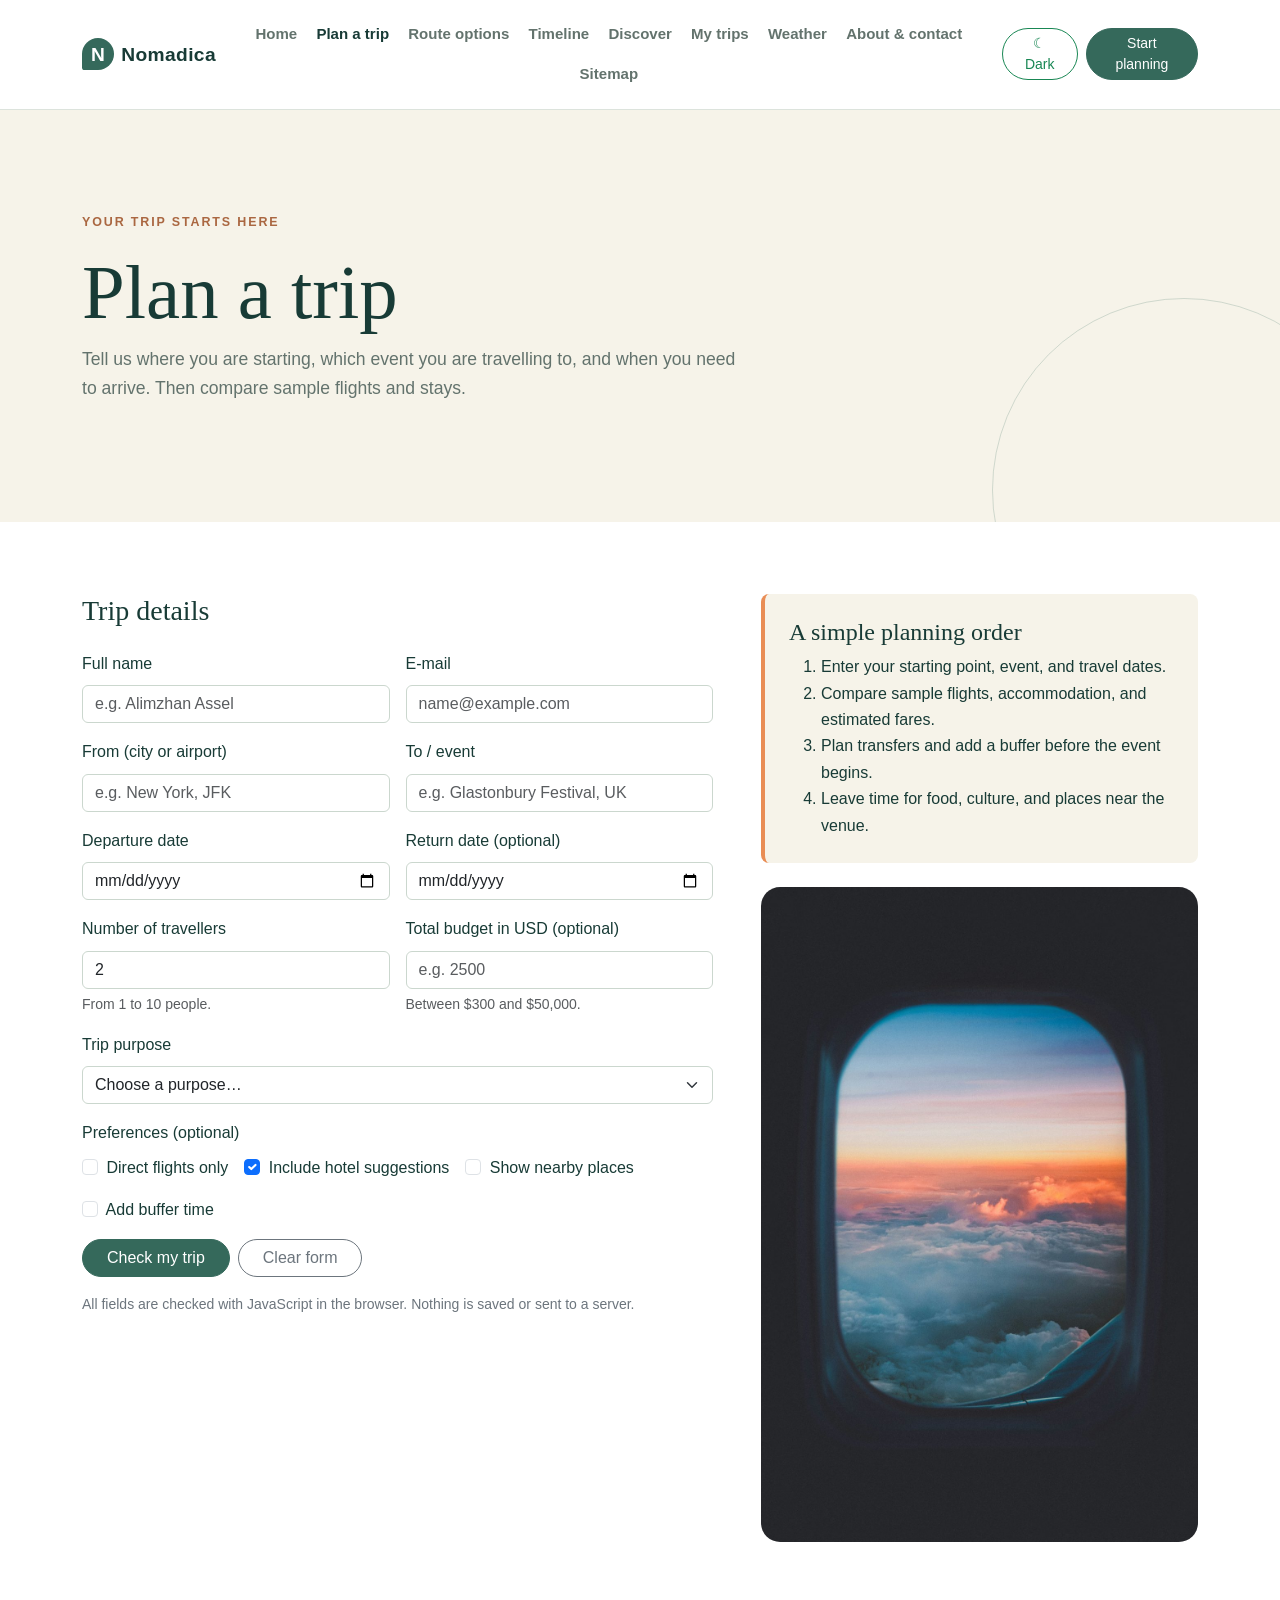
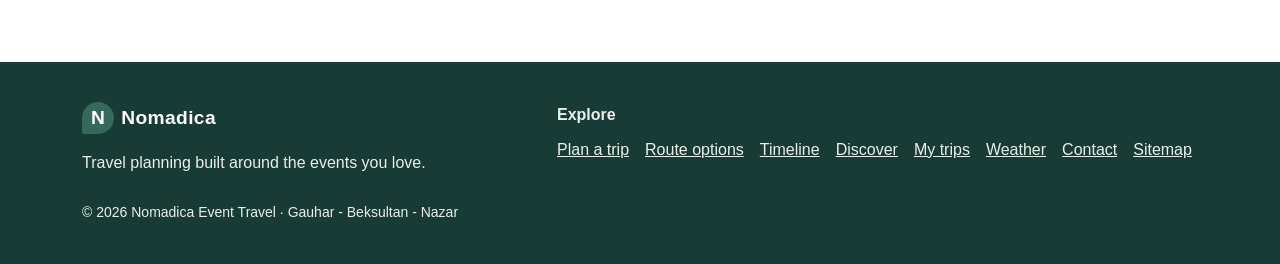
<file: pages/plan.html>
<!doctype html>
<html lang="en">
  <head>
    <meta charset="utf-8">
    <meta name="viewport" content="width=device-width, initial-scale=1">
    <meta name="description" content="Nomadica helps travellers plan trips around concerts, festivals, sports events, and special occasions.">
    <title>Plan a trip | Nomadica</title>
    <link href="https://cdn.jsdelivr.net/npm/bootstrap@5.3.8/dist/css/bootstrap.min.css" rel="stylesheet" integrity="sha384-sRIl4kxILFvY47J16cr9ZwB07vP4J8+LH7qKQnuqkuIAvNWLzeN8tE5YBujZqJLB" crossorigin="anonymous">
    <link rel="stylesheet" href="../css/plan.css">
  </head>
  <body id="top">
    <header id="main-header" class="site-header">
      <div class="container py-3">
        <div class="d-flex flex-column flex-lg-row align-items-center justify-content-between gap-3">
          <div class="brand-row">
            <a class="brand" href="../index.html"><span class="brand-mark">N</span>Nomadica</a>
            <button type="button" id="nav-toggle" class="nav-toggle btn btn-outline-success btn-sm rounded-pill" aria-expanded="false" aria-controls="main-nav">☰ Menu</button>
          </div>
          <nav id="main-nav" class="site-nav" aria-label="Main navigation">
            <a href="../index.html">Home</a>
            <a href="plan.html" aria-current="page">Plan a trip</a>
            <a href="routes.html">Route options</a>
            <a href="timeline.html">Timeline</a>
            <a href="discover.html">Discover</a>
            <a href="my-trips.html">My trips</a>
                <a href="weather.html">Weather</a>
                <a href="about.html">About &amp; contact</a>
            <a href="sitemap.html">Sitemap</a>
          </nav>
          <div class="header-actions">
            <button type="button" id="theme-toggle" class="btn btn-outline-success btn-sm rounded-pill px-3" aria-pressed="false">☾ Dark</button>
            <a class="btn btn-nomad btn-sm rounded-pill px-3" href="plan.html">Start planning</a>
          </div>
        </div>
      </div>
    </header>
    <main id="main-content">
      <section class="hero">
        <div class="container">
          <p class="eyebrow">Your trip starts here</p>
          <h1>Plan a trip</h1>
          <p class="lead">Tell us where you are starting, which event you are travelling to, and when you need to arrive. Then compare sample flights and stays.</p>
        </div>
      </section>
      <section class="section-pad">
        <div class="container">
          <div class="row g-5">
            <div class="col-lg-7">
              <h2 class="h3 mb-4">Trip details</h2>
              <form id="trip-form" action="routes.html" method="get" novalidate>
                <div class="row g-3">
                  <div class="col-md-6">
                    <label class="form-label" for="full-name">Full name</label>
                    <input class="form-control" id="full-name" name="name" type="text" autocomplete="name" placeholder="e.g. Alimzhan Assel">
                    <div class="invalid-feedback" id="full-name-error" aria-live="polite"></div>
                  </div>
                  <div class="col-md-6">
                    <label class="form-label" for="email">E-mail</label>
                    <input class="form-control" id="email" name="email" type="email" autocomplete="email" placeholder="name@example.com">
                    <div class="invalid-feedback" id="email-error" aria-live="polite"></div>
                  </div>
                  <div class="col-md-6">
                    <label class="form-label" for="origin">From (city or airport)</label>
                    <input class="form-control" id="origin" name="origin" type="text" placeholder="e.g. New York, JFK">
                    <div class="invalid-feedback" id="origin-error" aria-live="polite"></div>
                  </div>
                  <div class="col-md-6">
                    <label class="form-label" for="destination">To / event</label>
                    <input class="form-control" id="destination" name="destination" type="text" placeholder="e.g. Glastonbury Festival, UK">
                    <div class="invalid-feedback" id="destination-error" aria-live="polite"></div>
                  </div>
                  <div class="col-md-6">
                    <label class="form-label" for="departure-date">Departure date</label>
                    <input class="form-control" id="departure-date" name="departure" type="date">
                    <div class="invalid-feedback" id="departure-date-error" aria-live="polite"></div>
                  </div>
                  <div class="col-md-6">
                    <label class="form-label" for="return-date">Return date (optional)</label>
                    <input class="form-control" id="return-date" name="return" type="date">
                    <div class="invalid-feedback" id="return-date-error" aria-live="polite"></div>
                  </div>
                  <div class="col-md-6">
                    <label class="form-label" for="travellers">Number of travellers</label>
                    <input class="form-control" id="travellers" name="travellers" type="number" min="1" max="10" value="2">
                    <div class="form-text">From 1 to 10 people.</div>
                    <div class="invalid-feedback" id="travellers-error" aria-live="polite"></div>
                  </div>
                  <div class="col-md-6">
                    <label class="form-label" for="budget">Total budget in USD (optional)</label>
                    <input class="form-control" id="budget" name="budget" type="number" min="300" max="50000" placeholder="e.g. 2500">
                    <div class="form-text">Between $300 and $50,000.</div>
                    <div class="invalid-feedback" id="budget-error" aria-live="polite"></div>
                  </div>
                  <div class="col-12">
                    <label class="form-label" for="purpose">Trip purpose</label>
                    <select class="form-select" id="purpose" name="purpose">
                      <option value="">Choose a purpose…</option>
                    </select>
                    <div class="invalid-feedback" id="purpose-error" aria-live="polite"></div>
                  </div>
                  <div class="col-12">
                    <p class="form-label mb-2">Preferences (optional)</p>
                    <div class="d-flex flex-wrap gap-3">
                      <label class="form-check-label" for="direct-flights">
                        <input class="form-check-input me-1" id="direct-flights" name="direct-flights" type="checkbox" value="yes">
                        Direct flights only
                      </label>
                      <label class="form-check-label" for="hotel-suggestions">
                        <input class="form-check-input me-1" id="hotel-suggestions" name="hotel-suggestions" type="checkbox" value="yes" checked>
                        Include hotel suggestions
                      </label>
                      <label class="form-check-label" for="nearby-places">
                        <input class="form-check-input me-1" id="nearby-places" name="nearby-places" type="checkbox" value="yes">
                        Show nearby places
                      </label>
                      <label class="form-check-label" for="buffer-time">
                        <input class="form-check-input me-1" id="buffer-time" name="buffer-time" type="checkbox" value="yes">
                        Add buffer time
                      </label>
                    </div>
                  </div>
                  <div class="col-12 d-flex flex-wrap gap-2">
                    <button class="btn btn-nomad rounded-pill px-4" type="submit">Check my trip</button>
                    <button class="btn btn-outline-secondary rounded-pill px-4" type="reset">Clear form</button>
                  </div>
                </div>
              </form>
              <p id="form-errors" class="alert alert-danger mt-3" role="alert" style="display: none;"></p>
              <div id="trip-success" class="alert alert-success mt-3" role="status" style="display: none;">
                <h3 class="h5">Your trip outline is ready ✓</h3>
                <p id="success-text" class="mb-2"></p>
                <a class="btn btn-nomad btn-sm rounded-pill px-3" href="routes.html">See route options →</a>
                <a id="save-trip-link" class="btn btn-outline-success btn-sm rounded-pill px-3 ms-2" href="my-trips.html">Save this trip →</a>
              </div>
              <p class="small text-secondary mt-3">All fields are checked with JavaScript in the browser. Nothing is saved or sent to a server.</p>
            </div>
            <div class="col-lg-5">
              <div class="callout">
                <h2 class="h4">A simple planning order</h2>
                <ol class="mb-0">
                  <li>Enter your starting point, event, and travel dates.</li>
                  <li>Compare sample flights, accommodation, and estimated fares.</li>
                  <li>Plan transfers and add a buffer before the event begins.</li>
                  <li>Leave time for food, culture, and places near the venue.</li>
                </ol>
              </div>
              <img class="travel-image mt-4" src="../images/plane.jpg" alt="Warm desert dunes beneath an evening sky">
            </div>
          </div>
        </div>
      </section>
    </main>
    <footer id="site-footer" class="site-footer mt-5">
      <div class="container">
        <div class="row g-4 align-items-start">
          <div class="col-md-5">
            <a class="brand text-white" href="../index.html"><span class="brand-mark">N</span>Nomadica</a>
            <p class="mt-3">Travel planning built around the events you love.</p>
          </div>
          <div class="col-md-7">
            <p class="fw-bold mb-2">Explore</p>
            <div class="footer-links">
              <a href="plan.html">Plan a trip</a>
              <a href="routes.html">Route options</a>
              <a href="timeline.html">Timeline</a>
              <a href="discover.html">Discover</a>
              <a href="my-trips.html">My trips</a>
              <a href="weather.html">Weather</a>
              <a href="about.html">Contact</a>
              <a href="sitemap.html">Sitemap</a>
            </div>
          </div>
        </div>
        <p class="small mt-4">&copy; 2026 Nomadica Event Travel · Gauhar - Beksultan - Nazar</p>
      </div>
    </footer>
    <a class="back-top" href="#top" aria-label="Back to top">↑ Top</a>
    <script src="https://code.jquery.com/jquery-3.7.1.min.js" integrity="sha256-/JqT3SQfawRcv/BIHPThkBvs0OEvtFFmqPF/lYI/Cxo=" crossorigin="anonymous"></script>
    <script src="../js/core/main.js"></script>
    <script src="../js/data/data.js"></script>
    <script src="../js/core/validation.js"></script>
    <script src="../js/pages/plan.js"></script>
  </body>
</html>
</file>
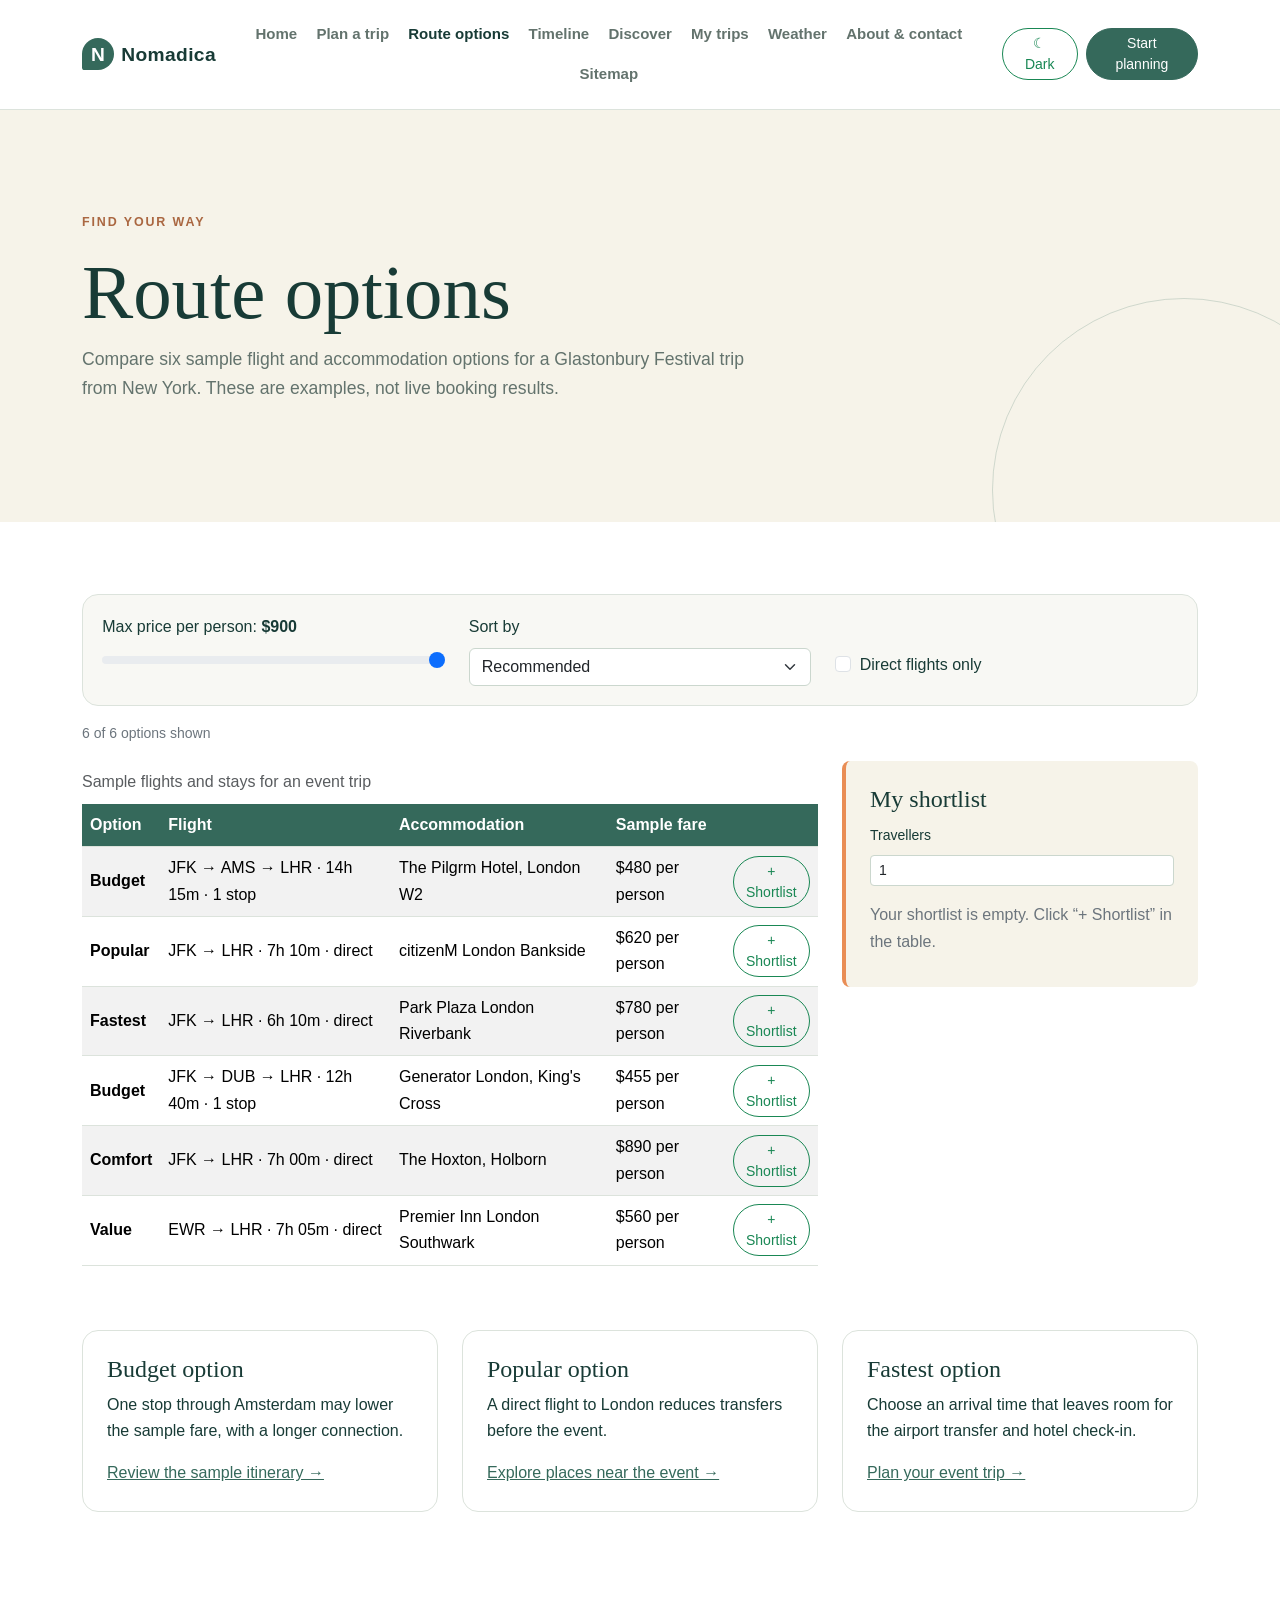
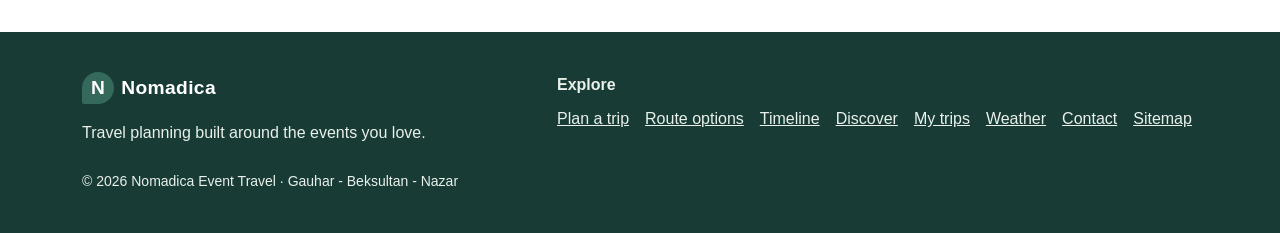
<file: pages/routes.html>
<!doctype html>
<html lang="en">
  <head>
    <meta charset="utf-8">
    <meta name="viewport" content="width=device-width, initial-scale=1">
    <meta name="description" content="Nomadica helps travellers plan trips around concerts, festivals, sports events, and special occasions.">
    <title>Route options | Nomadica</title>
    <link href="https://cdn.jsdelivr.net/npm/bootstrap@5.3.8/dist/css/bootstrap.min.css" rel="stylesheet" integrity="sha384-sRIl4kxILFvY47J16cr9ZwB07vP4J8+LH7qKQnuqkuIAvNWLzeN8tE5YBujZqJLB" crossorigin="anonymous">
    <link rel="stylesheet" href="../css/routes.css">
  </head>
  <body id="top">
    <header id="main-header" class="site-header">
      <div class="container py-3">
        <div class="d-flex flex-column flex-lg-row align-items-center justify-content-between gap-3">
          <div class="brand-row">
            <a class="brand" href="../index.html"><span class="brand-mark">N</span>Nomadica</a>
            <button type="button" id="nav-toggle" class="nav-toggle btn btn-outline-success btn-sm rounded-pill" aria-expanded="false" aria-controls="main-nav">☰ Menu</button>
          </div>
          <nav id="main-nav" class="site-nav" aria-label="Main navigation">
            <a href="../index.html">Home</a>
            <a href="plan.html">Plan a trip</a>
            <a href="routes.html" aria-current="page">Route options</a>
            <a href="timeline.html">Timeline</a>
            <a href="discover.html">Discover</a>
            <a href="my-trips.html">My trips</a>
                <a href="weather.html">Weather</a>
                <a href="about.html">About &amp; contact</a>
            <a href="sitemap.html">Sitemap</a>
          </nav>
          <div class="header-actions">
            <button type="button" id="theme-toggle" class="btn btn-outline-success btn-sm rounded-pill px-3" aria-pressed="false">☾ Dark</button>
            <a class="btn btn-nomad btn-sm rounded-pill px-3" href="plan.html">Start planning</a>
          </div>
        </div>
      </div>
    </header>
    <main id="main-content">
      <section class="hero">
        <div class="container">
          <p class="eyebrow">Find your way</p>
          <h1>Route options</h1>
          <p class="lead">Compare six sample flight and accommodation options for a Glastonbury Festival trip from New York. These are examples, not live booking results.</p>
        </div>
      </section>
      <section class="section-pad">
        <div class="container">
          <form id="route-filters" class="filter-bar" aria-label="Filter route options" onsubmit="return false;">
            <div>
              <label class="form-label" for="max-price">Max price per person: <strong id="max-price-value">$900</strong></label>
              <input class="form-range" id="max-price" type="range" min="400" max="900" step="10" value="900">
            </div>
            <div>
              <label class="form-label" for="sort-routes">Sort by</label>
              <select class="form-select" id="sort-routes">
                <option value="default">Recommended</option>
                <option value="price-low">Price: low to high</option>
                <option value="price-high">Price: high to low</option>
                <option value="type">Type (A–Z)</option>
              </select>
            </div>
            <div class="align-self-end pb-2">
              <label class="form-check-label" for="direct-only">
                <input class="form-check-input me-1" id="direct-only" type="checkbox">
                Direct flights only
              </label>
            </div>
          </form>
          
    <p id="nearby-recommendations" class="small mt-3" hidden>
      Explore places near the event:
      <a href="discover.html">Discover places</a>
    </p>

    <p id="buffer-reminder" class="small mt-3" hidden>
      Travel reminder: Leave extra time for airport transfers,
      security checks, and arrival at the event.
    </p>

          <p id="result-count" class="small text-secondary" aria-live="polite"></p>
          <div class="row g-4">
            <div class="col-lg-8">
              <div class="table-responsive">
                <table id="route-table" class="table table-striped align-middle">
                  <caption class="caption-top">Sample flights and stays for an event trip</caption>
                  <thead>
                    <tr>
                      <th scope="col">Option</th>
                      <th scope="col">Flight</th>
                      <th scope="col">Accommodation</th>
                      <th scope="col">Sample fare</th>
                      <th scope="col"><span class="visually-hidden">Action</span></th>
                    </tr>
                  </thead>
                  <tbody id="route-body">
                    <tr><td colspan="5">Loading routes…</td></tr>
                  </tbody>
                </table>
              </div>
            </div>
            <aside class="col-lg-4">
              <div class="callout">
                <h2 class="h4">My shortlist</h2>
                <label class="form-label small" for="route-travellers">Travellers</label>
                <input class="form-control form-control-sm mb-3" id="route-travellers" type="number" min="1" max="10" value="1">
                <ul id="shortlist" class="list-unstyled mb-2"></ul>
                <p id="shortlist-total" class="fw-bold mb-0"></p>
              </div>
            </aside>
          </div>
          <div class="row g-4 mt-4">
            <div class="col-md-4">
              <article class="feature-card">
                <h2 class="h4">Budget option</h2>
                <p>One stop through Amsterdam may lower the sample fare, with a longer connection.</p>
                <a href="timeline.html">Review the sample itinerary →</a>
              </article>
            </div>
            <div class="col-md-4">
              <article class="feature-card">
                <h2 class="h4">Popular option</h2>
                <p>A direct flight to London reduces transfers before the event.</p>
                <a href="discover.html">Explore places near the event →</a>
              </article>
            </div>
            <div class="col-md-4">
              <article class="feature-card">
                <h2 class="h4">Fastest option</h2>
                <p>Choose an arrival time that leaves room for the airport transfer and hotel check-in.</p>
                <a href="plan.html">Plan your event trip →</a>
              </article>
            </div>
          </div>
        </div>
      </section>
    </main>
    <footer id="site-footer" class="site-footer mt-5">
      <div class="container">
        <div class="row g-4 align-items-start">
          <div class="col-md-5">
            <a class="brand text-white" href="../index.html"><span class="brand-mark">N</span>Nomadica</a>
            <p class="mt-3">Travel planning built around the events you love.</p>
          </div>
          <div class="col-md-7">
            <p class="fw-bold mb-2">Explore</p>
            <div class="footer-links">
              <a href="plan.html">Plan a trip</a>
              <a href="routes.html">Route options</a>
              <a href="timeline.html">Timeline</a>
              <a href="discover.html">Discover</a>
              <a href="my-trips.html">My trips</a>
              <a href="weather.html">Weather</a>
              <a href="about.html">Contact</a>
              <a href="sitemap.html">Sitemap</a>
            </div>
          </div>
        </div>
        <p class="small mt-4">&copy; 2026 Nomadica Event Travel · Gauhar - Beksultan - Nazar</p>
      </div>
    </footer>
    <a class="back-top" href="#top" aria-label="Back to top">↑ Top</a>
    <script src="https://code.jquery.com/jquery-3.7.1.min.js" integrity="sha256-/JqT3SQfawRcv/BIHPThkBvs0OEvtFFmqPF/lYI/Cxo=" crossorigin="anonymous"></script>
    <script src="../js/core/main.js"></script>
    <script src="../js/data/data.js"></script>
    <script src="../js/pages/routes.js"></script>
  </body>
</html>
</file>
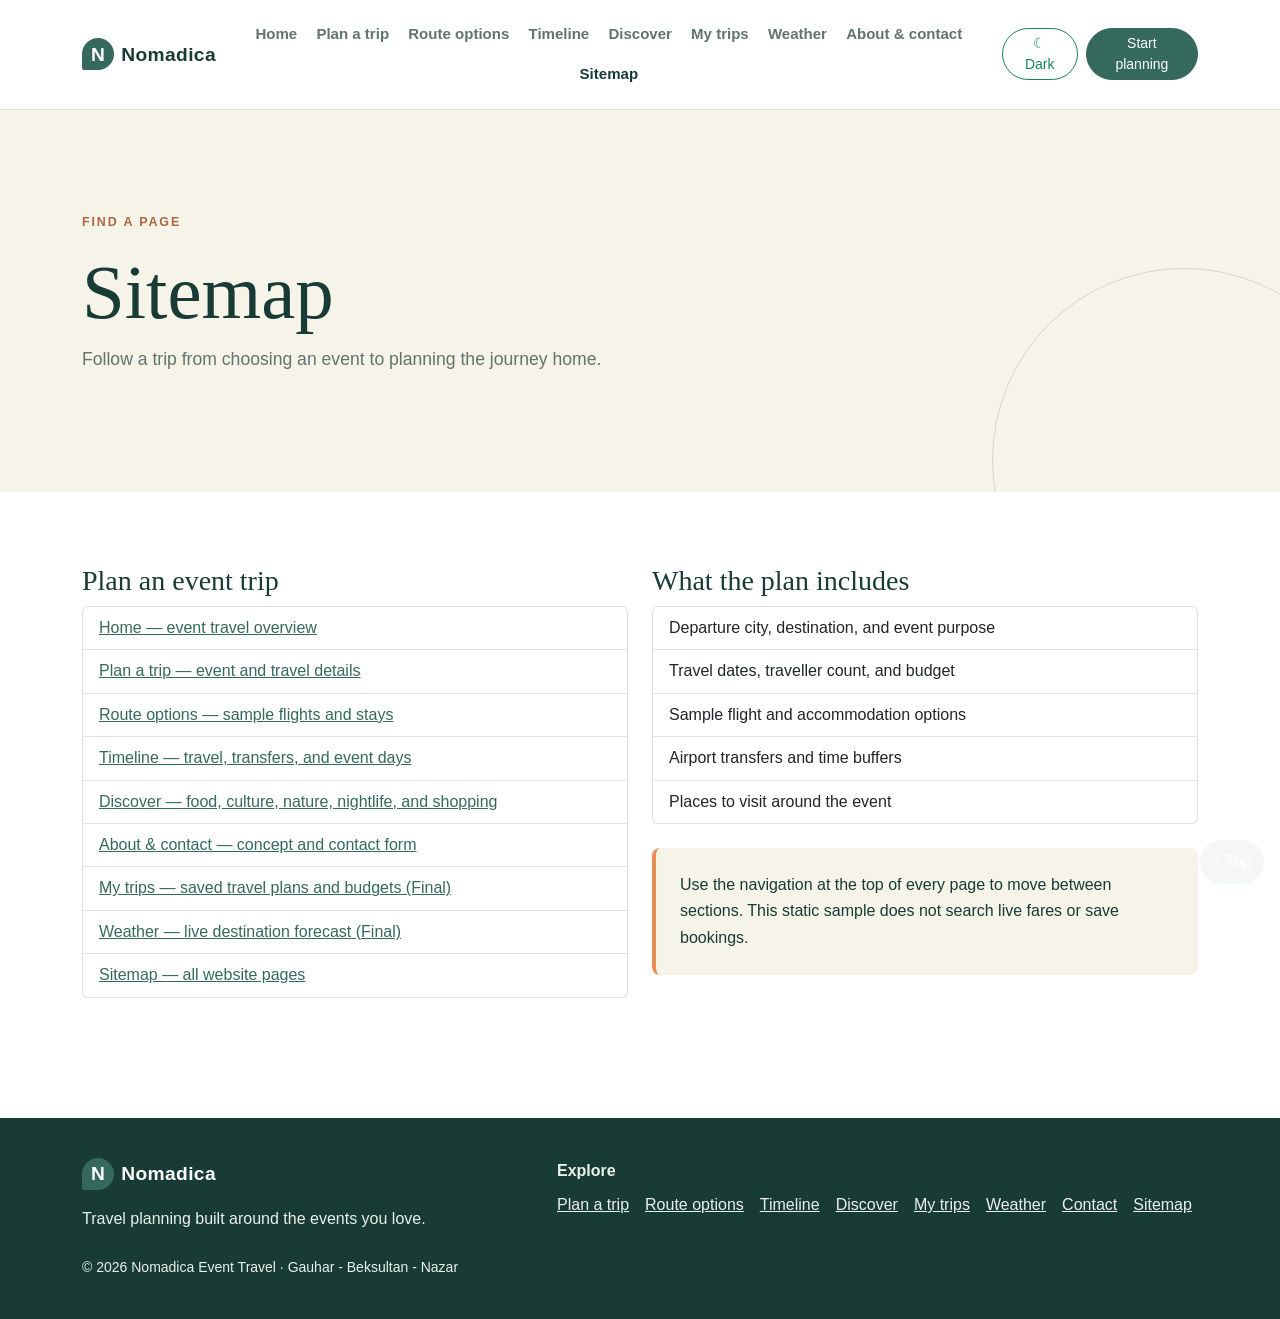
<file: pages/sitemap.html>
<!doctype html>
<html lang="en">
<head>
    <meta charset="utf-8">
    <meta name="viewport" content="width=device-width, initial-scale=1">
    <meta name="description" content="Nomadica helps travellers plan trips around concerts, festivals, sports events, and special occasions.">
    <title>Sitemap | Nomadica</title>
    <link href="https://cdn.jsdelivr.net/npm/bootstrap@5.3.8/dist/css/bootstrap.min.css" rel="stylesheet" integrity="sha384-sRIl4kxILFvY47J16cr9ZwB07vP4J8+LH7qKQnuqkuIAvNWLzeN8tE5YBujZqJLB" crossorigin="anonymous">
    <link rel="stylesheet" href="../css/sitemap.css">
</head>
<body id="top">
<header id="main-header" class="site-header">
    <div class="container py-3">
        <div class="d-flex flex-column flex-lg-row align-items-center justify-content-between gap-3">
            <div class="brand-row">
              <a class="brand" href="../index.html"><span class="brand-mark">N</span>Nomadica</a>
              <button type="button" id="nav-toggle" class="nav-toggle btn btn-outline-success btn-sm rounded-pill" aria-expanded="false" aria-controls="main-nav">☰ Menu</button>
            </div>
            <nav id="main-nav" class="site-nav" aria-label="Main navigation">
                <a href="../index.html">Home</a>
                <a href="plan.html">Plan a trip</a>
                <a href="routes.html">Route options</a>
                <a href="timeline.html">Timeline</a>
                <a href="discover.html">Discover</a>
                <a href="my-trips.html">My trips</a>
                <a href="weather.html">Weather</a>
                <a href="about.html">About &amp; contact</a>
                <a href="sitemap.html" aria-current="page">Sitemap</a>
            </nav>
            <div class="header-actions">
              <button type="button" id="theme-toggle" class="btn btn-outline-success btn-sm rounded-pill px-3" aria-pressed="false">☾ Dark</button>
              <a class="btn btn-nomad btn-sm rounded-pill px-3" href="plan.html">Start planning</a>
            </div>
        </div>
    </div>
</header>
<main id="main-content">
    <section class="hero">
        <div class="container">
            <p class="eyebrow">Find a page</p>
            <h1>Sitemap</h1>
            <p class="lead">Follow a trip from choosing an event to planning the journey home.</p>
        </div>
    </section>
    <section class="section-pad">
        <div class="container">
            <div class="row g-4">
                <div class="col-md-6">
                    <h2 class="h3">Plan an event trip</h2>
                    <ul class="list-group">
                        <li class="list-group-item"><a href="../index.html">Home — event travel overview</a></li>
                        <li class="list-group-item"><a href="plan.html">Plan a trip — event and travel details</a></li>
                        <li class="list-group-item"><a href="routes.html">Route options — sample flights and stays</a></li>
                        <li class="list-group-item"><a href="timeline.html">Timeline — travel, transfers, and event days</a></li>
                        <li class="list-group-item"><a href="discover.html">Discover — food, culture, nature, nightlife, and shopping</a></li>
                        <li class="list-group-item"><a href="about.html">About &amp; contact — concept and contact form</a></li>
                        <li class="list-group-item"><a href="my-trips.html">My trips — saved travel plans and budgets (Final)</a></li>
                        <li class="list-group-item"><a href="weather.html">Weather — live destination forecast (Final)</a></li>
                        <li class="list-group-item"><a href="sitemap.html">Sitemap — all website pages</a></li>
                    </ul>
                </div>
                <div class="col-md-6">
                    <h2 class="h3">What the plan includes</h2>
                    <ul class="list-group">
                        <li class="list-group-item">Departure city, destination, and event purpose</li>
                        <li class="list-group-item">Travel dates, traveller count, and budget</li>
                        <li class="list-group-item">Sample flight and accommodation options</li>
                        <li class="list-group-item">Airport transfers and time buffers</li>
                        <li class="list-group-item">Places to visit around the event</li>
                    </ul>
                    <div class="callout mt-4">
                        <p class="mb-0">Use the navigation at the top of every page to move between sections. This static sample does not search live fares or save bookings.</p>
                    </div>
                </div>
            </div>
        </div>
    </section>
</main>
<footer id="site-footer" class="site-footer mt-5">
    <div class="container">
        <div class="row g-4 align-items-start">
            <div class="col-md-5">
                <a class="brand text-white" href="../index.html"><span class="brand-mark">N</span>Nomadica</a>
                <p class="mt-3">Travel planning built around the events you love.</p>
            </div>
            <div class="col-md-7">
                <p class="fw-bold mb-2">Explore</p>
                <div class="footer-links">
                    <a href="plan.html">Plan a trip</a>
                    <a href="routes.html">Route options</a>
                    <a href="timeline.html">Timeline</a>
                    <a href="discover.html">Discover</a>
                    <a href="my-trips.html">My trips</a>
              <a href="weather.html">Weather</a>
              <a href="about.html">Contact</a>
                    <a href="sitemap.html">Sitemap</a>
                </div>
            </div>
        </div>
        <p class="small mt-4">&copy; 2026 Nomadica Event Travel · Gauhar - Beksultan - Nazar</p>
    </div>
</footer>
<a class="back-top" href="#top" aria-label="Back to top">↑ Top</a>
    <script src="https://code.jquery.com/jquery-3.7.1.min.js" integrity="sha256-/JqT3SQfawRcv/BIHPThkBvs0OEvtFFmqPF/lYI/Cxo=" crossorigin="anonymous"></script>
    <script src="../js/core/main.js"></script>
</body>
</html>
</file>
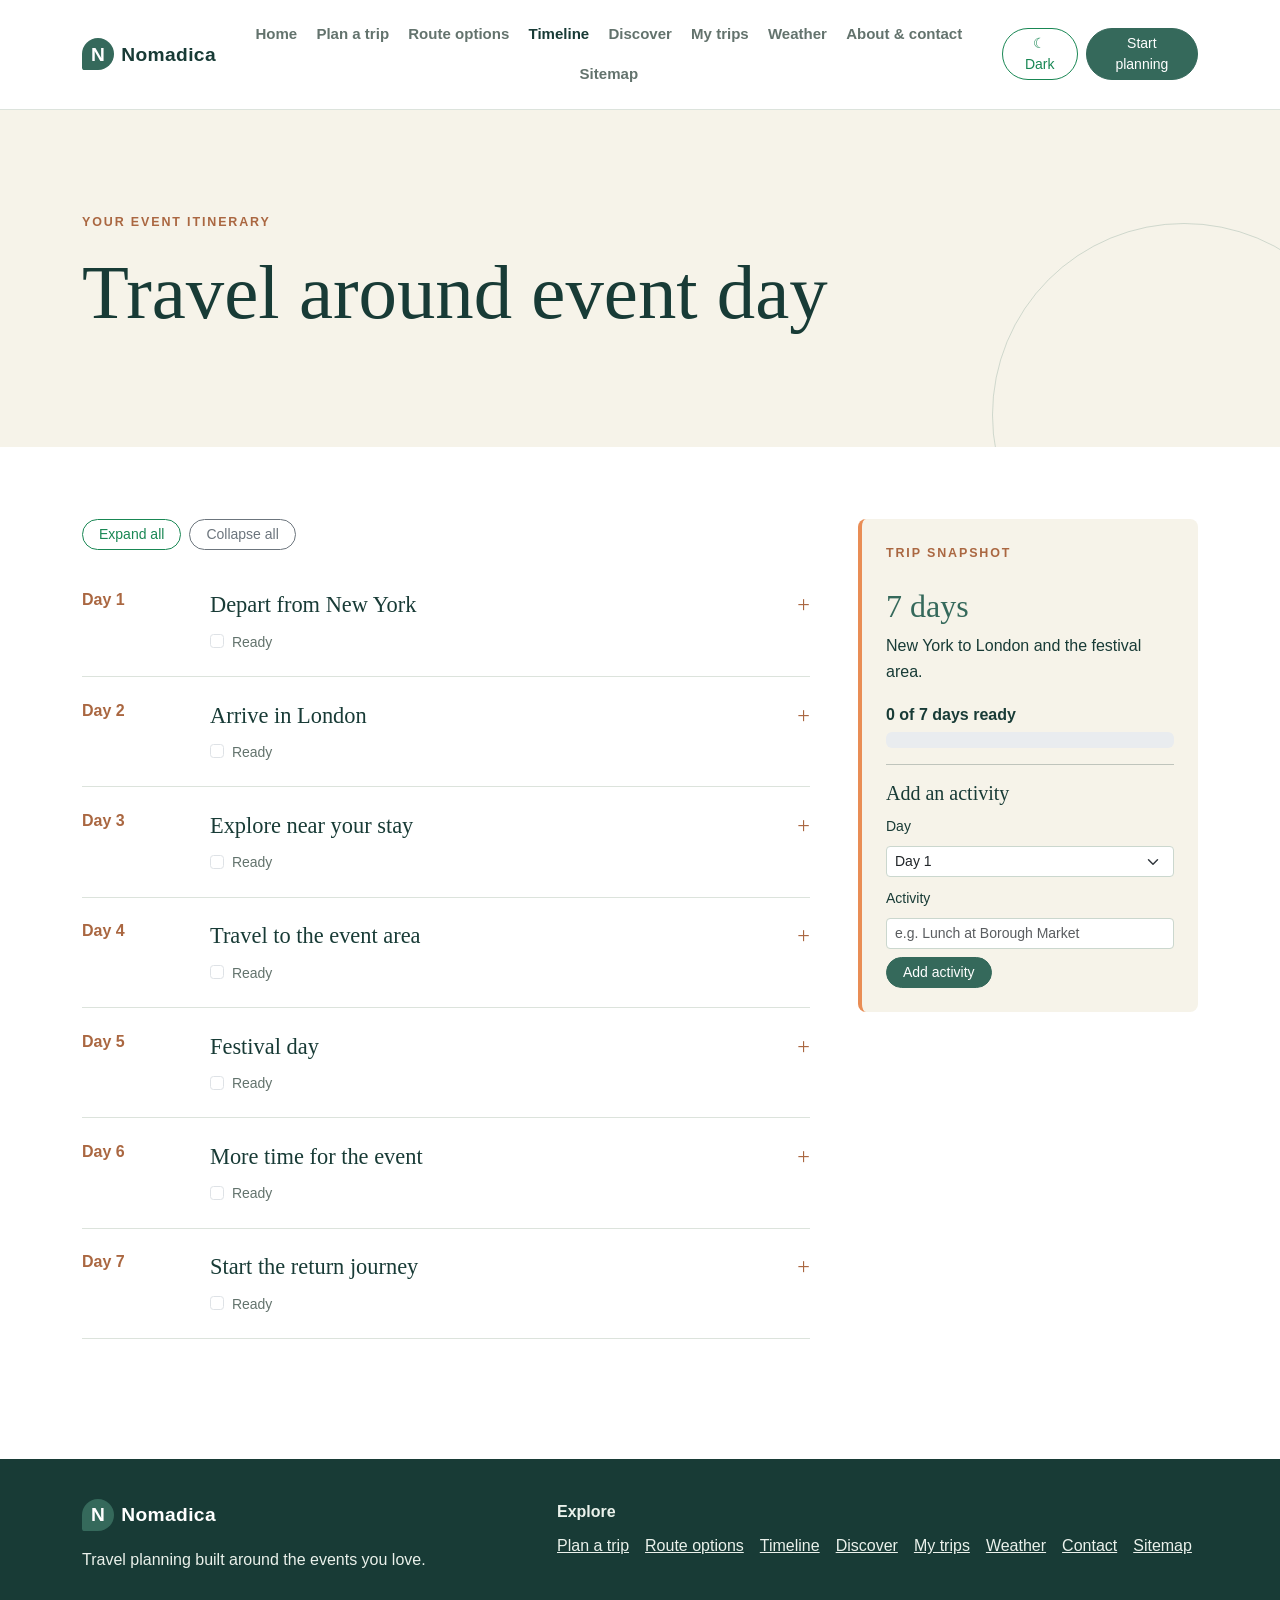
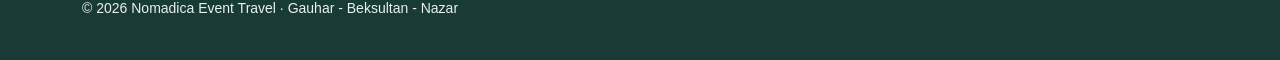
<file: pages/timeline.html>
<!doctype html>
<html lang="en">
<head>
  <meta charset="utf-8">
  <meta name="viewport" content="width=device-width, initial-scale=1">
  <meta name="description" content="Nomadica helps travellers plan trips around concerts, festivals, sports events, and special occasions.">
  <title>Timeline | Nomadica</title>
  <link href="https://cdn.jsdelivr.net/npm/bootstrap@5.3.8/dist/css/bootstrap.min.css" rel="stylesheet" integrity="sha384-sRIl4kxILFvY47J16cr9ZwB07vP4J8+LH7qKQnuqkuIAvNWLzeN8tE5YBujZqJLB" crossorigin="anonymous">
  <link rel="stylesheet" href="../css/timeline.css">
</head>
<body id="top">
<header id="main-header" class="site-header">
  <div class="container py-3">
    <div class="d-flex flex-column flex-lg-row align-items-center justify-content-between gap-3">
      <div class="brand-row">
        <a class="brand" href="../index.html"><span class="brand-mark">N</span>Nomadica</a>
        <button type="button" id="nav-toggle" class="nav-toggle btn btn-outline-success btn-sm rounded-pill" aria-expanded="false" aria-controls="main-nav">☰ Menu</button>
      </div>
      <nav id="main-nav" class="site-nav" aria-label="Main navigation">
        <a href="../index.html">Home</a>
        <a href="plan.html">Plan a trip</a>
        <a href="routes.html">Route options</a>
        <a href="timeline.html" aria-current="page">Timeline</a>
        <a href="discover.html">Discover</a>
        <a href="my-trips.html">My trips</a>
                <a href="weather.html">Weather</a>
                <a href="about.html">About &amp; contact</a>
        <a href="sitemap.html">Sitemap</a>
      </nav>
      <div class="header-actions">
        <button type="button" id="theme-toggle" class="btn btn-outline-success btn-sm rounded-pill px-3" aria-pressed="false">☾ Dark</button>
        <a class="btn btn-nomad btn-sm rounded-pill px-3" href="plan.html">Start planning</a>
      </div>
    </div>
  </div>
</header>
<main id="main-content">
  <section class="hero">
    <div class="container">
      <p class="eyebrow">Your event itinerary</p>
      <h1>Travel around event day</h1>
    </div>
  </section>
  <section class="section-pad">
    <div class="container">
      <div class="row g-5">
        <div id="timeline-list" class="col-lg-8">
          <div class="d-flex flex-wrap gap-2 mb-3">
            <button type="button" id="expand-all" class="btn btn-outline-success btn-sm rounded-pill px-3">Expand all</button>
            <button type="button" id="collapse-all" class="btn btn-outline-secondary btn-sm rounded-pill px-3">Collapse all</button>
          </div>
          <div class="timeline" data-day="Day 1">
            <time datetime="P1D">Day 1</time>
            <div>
              <button type="button" class="day-toggle" aria-expanded="false" aria-controls="day-1-details">Depart from New York</button>
              <div class="day-details" id="day-1-details">
                <p>Check in at JFK and leave time for security before your international flight.</p>
                <ul class="extra-list"></ul>
              </div>
              <label class="ready-check small" for="day-1-ready">
                <input class="form-check-input me-1" id="day-1-ready" type="checkbox"> Ready
              </label>
            </div>
          </div>
          <div class="timeline" data-day="Day 2">
            <time datetime="P2D">Day 2</time>
            <div>
              <button type="button" class="day-toggle" aria-expanded="false" aria-controls="day-2-details">Arrive in London</button>
              <div class="day-details" id="day-2-details">
                <p>Collect your bags at Heathrow, transfer to your hotel, and leave time to check in and rest.</p>
                <ul class="extra-list"></ul>
              </div>
              <label class="ready-check small" for="day-2-ready">
                <input class="form-check-input me-1" id="day-2-ready" type="checkbox"> Ready
              </label>
            </div>
          </div>
          <div class="timeline" data-day="Day 3">
            <time datetime="P3D">Day 3</time>
            <div>
              <button type="button" class="day-toggle" aria-expanded="false" aria-controls="day-3-details">Explore near your stay</button>
              <div class="day-details" id="day-3-details">
                <p>Choose a museum, market, or meal nearby. Keep the schedule flexible before the event.</p>
                <ul class="extra-list"></ul>
              </div>
              <label class="ready-check small" for="day-3-ready">
                <input class="form-check-input me-1" id="day-3-ready" type="checkbox"> Ready
              </label>
            </div>
          </div>
          <div class="timeline" data-day="Day 4">
            <time datetime="P4D">Day 4</time>
            <div>
              <button type="button" class="day-toggle" aria-expanded="false" aria-controls="day-4-details">Travel to the event area</button>
              <div class="day-details" id="day-4-details">
                <p>Confirm your coach or rail connection and add a buffer for the journey to the venue.</p>
                <ul class="extra-list"></ul>
              </div>
              <label class="ready-check small" for="day-4-ready">
                <input class="form-check-input me-1" id="day-4-ready" type="checkbox"> Ready
              </label>
            </div>
          </div>
          <div class="timeline" data-day="Day 5">
            <time datetime="P5D">Day 5</time>
            <div>
              <button type="button" class="day-toggle" aria-expanded="false" aria-controls="day-5-details">Festival day</button>
              <div class="day-details" id="day-5-details">
                <p>Check your ticket and entry details, arrive early, and note the performances you want to see.</p>
                <ul class="extra-list"></ul>
              </div>
              <label class="ready-check small" for="day-5-ready">
                <input class="form-check-input me-1" id="day-5-ready" type="checkbox"> Ready
              </label>
            </div>
          </div>
          <div class="timeline" data-day="Day 6">
            <time datetime="P6D">Day 6</time>
            <div>
              <button type="button" class="day-toggle" aria-expanded="false" aria-controls="day-6-details">More time for the event</button>
              <div class="day-details" id="day-6-details">
                <p>Keep time for food, rest, and meeting points between event activities.</p>
                <ul class="extra-list"></ul>
              </div>
              <label class="ready-check small" for="day-6-ready">
                <input class="form-check-input me-1" id="day-6-ready" type="checkbox"> Ready
              </label>
            </div>
          </div>
          <div class="timeline" data-day="Day 7">
            <time datetime="P7D">Day 7</time>
            <div>
              <button type="button" class="day-toggle" aria-expanded="false" aria-controls="day-7-details">Start the return journey</button>
              <div class="day-details" id="day-7-details">
                <p>Leave enough time for the transfer back to London and the airport.</p>
                <ul class="extra-list"></ul>
              </div>
              <label class="ready-check small" for="day-7-ready">
                <input class="form-check-input me-1" id="day-7-ready" type="checkbox"> Ready
              </label>
            </div>
          </div>
        </div>
        <aside class="col-lg-4">
          <div class="callout">
            <p class="eyebrow">Trip snapshot</p>
            <span class="stat">7 days</span>
            <p>New York to London and the festival area.</p>
            <p id="done-count" class="fw-bold mb-1" aria-live="polite"></p>
            <div class="progress mb-3" role="progressbar" aria-label="Days ready" aria-valuemin="0" aria-valuemax="100">
              <div id="progress-bar" class="progress-bar" style="width: 0%;" aria-valuenow="0"></div>
            </div>
            <hr>
            <h2 class="h5">Add an activity</h2>
            <form id="activity-form" novalidate>
              <label class="form-label small" for="activity-day">Day</label>
              <select class="form-select form-select-sm mb-2" id="activity-day">
                <option value="1">Day 1</option><option value="2">Day 2</option><option value="3">Day 3</option>
                <option value="4">Day 4</option><option value="5">Day 5</option><option value="6">Day 6</option>
                <option value="7">Day 7</option>
              </select>
              <label class="form-label small" for="activity-text">Activity</label>
              <input class="form-control form-control-sm" id="activity-text" type="text" placeholder="e.g. Lunch at Borough Market">
              <div class="invalid-feedback" id="activity-text-error"></div>
              <button class="btn btn-nomad btn-sm rounded-pill px-3 mt-2" type="submit">Add activity</button>
            </form>
          </div>
        </aside>
      </div>
    </div>
  </section>
</main>
<footer id="site-footer" class="site-footer mt-5">
  <div class="container">
    <div class="row g-4 align-items-start">
      <div class="col-md-5">
        <a class="brand text-white" href="../index.html"><span class="brand-mark">N</span>Nomadica</a>
        <p class="mt-3">Travel planning built around the events you love.</p>
      </div>
      <div class="col-md-7">
        <p class="fw-bold mb-2">Explore</p>
        <div class="footer-links">
          <a href="plan.html">Plan a trip</a>
          <a href="routes.html">Route options</a>
          <a href="timeline.html">Timeline</a>
          <a href="discover.html">Discover</a>
          <a href="my-trips.html">My trips</a>
              <a href="weather.html">Weather</a>
              <a href="about.html">Contact</a>
          <a href="sitemap.html">Sitemap</a>
        </div>
      </div>
    </div>
    <p class="small mt-4">&copy; 2026 Nomadica Event Travel · Gauhar - Beksultan - Nazar</p>
  </div>
</footer>
<a class="back-top" href="#top" aria-label="Back to top">↑ Top</a>
    <script src="https://code.jquery.com/jquery-3.7.1.min.js" integrity="sha256-/JqT3SQfawRcv/BIHPThkBvs0OEvtFFmqPF/lYI/Cxo=" crossorigin="anonymous"></script>
    <script src="../js/core/main.js"></script>
    <script src="../js/pages/timeline.js"></script>
</body>
</html>
</file>
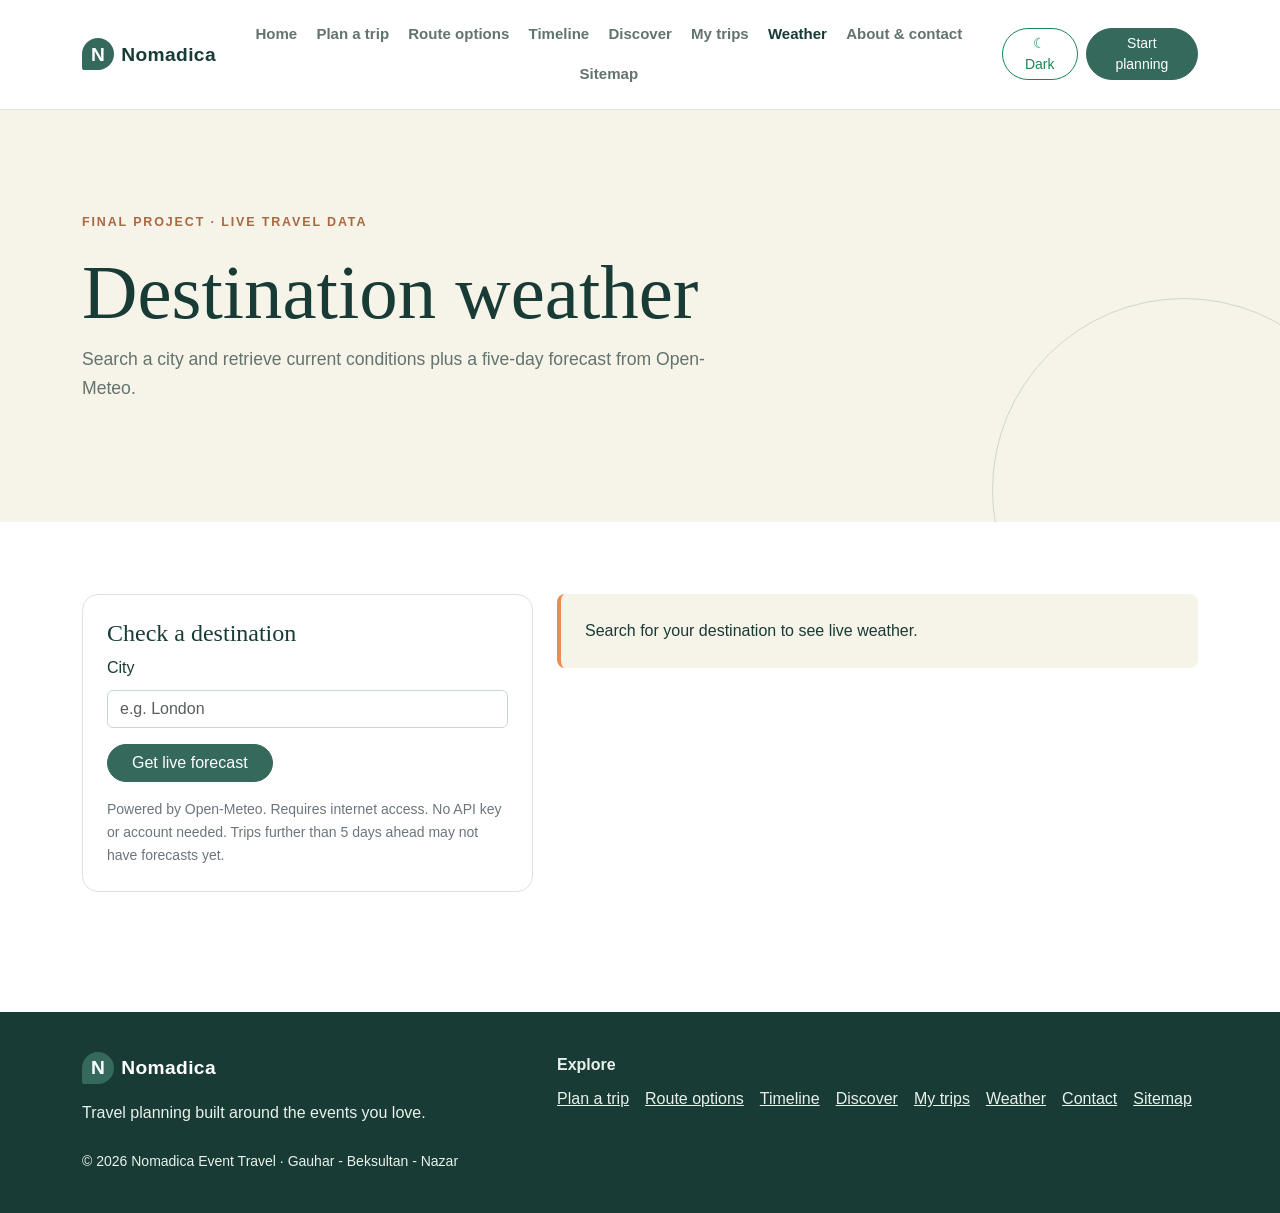
<file: pages/weather.html>
<!doctype html>
<html lang="en">
<head>
    <meta charset="utf-8">
    <meta name="viewport" content="width=device-width, initial-scale=1">
    <meta name="description" content="Nomadica helps travellers plan trips around concerts, festivals, sports events, and special occasions.">
    <title>Weather | Nomadica</title>
    <link href="https://cdn.jsdelivr.net/npm/bootstrap@5.3.8/dist/css/bootstrap.min.css" rel="stylesheet" integrity="sha384-sRIl4kxILFvY47J16cr9ZwB07vP4J8+LH7qKQnuqkuIAvNWLzeN8tE5YBujZqJLB" crossorigin="anonymous">
    <link rel="stylesheet" href="../css/weather.css">
</head>
<body id="top">
<header id="main-header" class="site-header">
    <div class="container py-3">
        <div class="d-flex flex-column flex-lg-row align-items-center justify-content-between gap-3">
            <div class="brand-row">
              <a class="brand" href="../index.html"><span class="brand-mark">N</span>Nomadica</a>
              <button type="button" id="nav-toggle" class="nav-toggle btn btn-outline-success btn-sm rounded-pill" aria-expanded="false" aria-controls="main-nav">☰ Menu</button>
            </div>
            <nav id="main-nav" class="site-nav" aria-label="Main navigation">
                <a href="../index.html">Home</a>
                <a href="plan.html">Plan a trip</a>
                <a href="routes.html">Route options</a>
                <a href="timeline.html">Timeline</a>
                <a href="discover.html">Discover</a>
              <a href="my-trips.html">My trips</a>
              <a href="weather.html" aria-current="page">Weather</a>
                <a href="about.html">About &amp; contact</a>
                <a href="sitemap.html">Sitemap</a>
            </nav>
            <div class="header-actions">
              <button type="button" id="theme-toggle" class="btn btn-outline-success btn-sm rounded-pill px-3" aria-pressed="false">☾ Dark</button>
              <a class="btn btn-nomad btn-sm rounded-pill px-3" href="plan.html">Start planning</a>
            </div>
        </div>
    </div>
</header>
<main id="main-content">
  <section class="hero"><div class="container"><p class="eyebrow">Final project · Live travel data</p><h1>Destination weather</h1><p class="lead">Search a city and retrieve current conditions plus a five-day forecast from Open-Meteo.</p></div></section>
  <section class="section-pad"><div class="container"><div class="row g-4"><div class="col-lg-5">
  <div class="feature-card p-4"><h2 class="h4">Check a destination</h2><form id="weather-form"><label class="form-label" for="weather-city">City</label><input id="weather-city" class="form-control mb-3" type="search" placeholder="e.g. London" minlength="2" required><button id="weather-submit" type="submit" class="btn btn-nomad rounded-pill px-4">Get live forecast</button></form><p class="small text-secondary mt-3 mb-0">Powered by Open-Meteo. Requires internet access. No API key or account needed. Trips further than 5 days ahead may not have forecasts yet.</p></div>
  </div><div class="col-lg-7"><div id="weather-status" role="status" aria-live="polite" hidden></div><div id="weather-results" aria-live="polite"><p class="callout">Search for your destination to see live weather.</p></div></div></div></div></section>
</main>
<footer id="site-footer" class="site-footer mt-5">
    <div class="container">
        <div class="row g-4 align-items-start">
            <div class="col-md-5">
                <a class="brand text-white" href="../index.html"><span class="brand-mark">N</span>Nomadica</a>
                <p class="mt-3">Travel planning built around the events you love.</p>
            </div>
            <div class="col-md-7">
                <p class="fw-bold mb-2">Explore</p>
                <div class="footer-links">
                    <a href="plan.html">Plan a trip</a>
                    <a href="routes.html">Route options</a>
                    <a href="timeline.html">Timeline</a>
                    <a href="discover.html">Discover</a>
                    <a href="my-trips.html">My trips</a>
              <a href="weather.html">Weather</a>
              <a href="about.html">Contact</a>
                    <a href="sitemap.html">Sitemap</a>
                </div>
            </div>
        </div>
        <p class="small mt-4">&copy; 2026 Nomadica Event Travel · Gauhar - Beksultan - Nazar</p>
    </div>
</footer>
<a class="back-top" href="#top" aria-label="Back to top">↑ Top</a>
    <script src="https://code.jquery.com/jquery-3.7.1.min.js" integrity="sha256-/JqT3SQfawRcv/BIHPThkBvs0OEvtFFmqPF/lYI/Cxo=" crossorigin="anonymous"></script>
    <script src="../js/core/main.js"></script>
  <script src="../js/pages/weather.js"></script>
</body>
</html>
</file>
<file: css/index.css>
* {
  box-sizing: border-box;
}

body {
  margin: 0;
  color: #183b36;
  background: #fff;
  font-family: Arial, Helvetica, sans-serif;
  line-height: 1.65;
}

a {
  color: #35695b;
}

a:hover {
  color: #193d34;
}

#main-content {
  min-width: 0;
}

#main-header {
  position: relative;
  z-index: 2;
  background: #fff;
  border-bottom: 1px solid #dce3dc;
}

.brand {
  display: inline-flex;
  align-items: center;
  color: #183b36;
  font-size: 1.2rem;
  font-weight: 700;
  text-decoration: none;
  letter-spacing: 0.02em;
}

.brand-mark {
  display: inline-grid;
  width: 2rem;
  height: 2rem;
  margin-right: 0.45rem;
  place-items: center;
  color: #fff;
  background: #35695b;
  border-radius: 50% 50% 50% 8%;
}

#main-nav {
  display: flex;
  flex-wrap: wrap;
  align-items: center;
  justify-content: center;
  gap: 0.1rem;
}

.site-nav a {
  display: inline-block;
  padding: 0.4rem 0.55rem;
  color: #63736d;
  font-size: 0.94rem;
  font-weight: 600;
  text-decoration: none;
}

.site-nav a:hover,
.site-nav a[aria-current="page"] {
  color: #183b36;
}

.btn-nomad {
  color: #fff;
  background: #35695b;
  border-color: #35695b;
}

.btn-nomad:hover {
  color: #fff;
  background: #244d42;
  border-color: #244d42;
}

.hero {
  position: relative;
  overflow: hidden;
  padding: clamp(3.5rem, 8vw, 7rem) 0;
  background: #f6f3e9;
}

.hero::after {
  position: absolute;
  right: -6rem;
  bottom: -10rem;
  width: 24rem;
  height: 24rem;
  border: 1px solid rgba(53, 105, 91, 0.2);
  border-radius: 50%;
  content: "";
}

.eyebrow {
  color: #aa6741;
  font-size: 0.78rem;
  font-weight: 700;
  letter-spacing: 0.15em;
  text-transform: uppercase;
}

h1,
h2,
h3 {
  color: #183b36;
  font-family: Georgia, "Times New Roman", serif;
  line-height: 1.15;
}

h1 {
  font-size: clamp(2.6rem, 6vw, 5rem);
}

h2 {
  font-size: clamp(1.8rem, 3.2vw, 2.7rem);
}

.lead {
  max-width: 42rem;
  color: #63736d;
  font-size: 1.1rem;
}

.section-pad {
  padding: 4.5rem 0;
}

.section-soft {
  background: #f8f8f4;
}

.travel-image {
  display: block;
  width: 100%;
  height: auto;
  border-radius: 1.2rem;
}

.feature-card {
  height: 100%;
  padding: 1.5rem;
  background: #fff;
  border: 1px solid #dce3dc;
  border-radius: 1rem;
}

.feature-card p:last-child {
  margin-bottom: 0;
  color: #63736d;
}

.tag {
  display: inline-block;
  padding: 0.28rem 0.65rem;
  color: #35695b;
  background: #eaf1eb;
  border-radius: 2rem;
  font-size: 0.8rem;
  font-weight: 700;
}

.timeline {
  display: grid;
  grid-template-columns: 7rem minmax(0, 1fr);
  gap: 1rem;
  padding: 1.3rem 0;
  border-bottom: 1px solid #dce3dc;
}

#site-footer {
  padding: 2.5rem 0;
  color: #eaf1eb;
  background: #183b36;
}

#site-footer a {
  color: #eaf1eb;
}

#site-footer p {
  margin-bottom: 0;
}

.footer-links {
  display: flex;
  flex-wrap: wrap;
  gap: 0.35rem 1rem;
}

.back-top {
  position: fixed;
  right: 1rem;
  bottom: 1rem;
  z-index: 3;
  padding: 0.55rem 0.8rem;
  color: #fff;
  background: #35695b;
  border-radius: 2rem;
  text-decoration: none;
  box-shadow: 0 0.3rem 1rem #183b3633;
}

@media (max-width: 991.98px) {
  #main-nav {
    width: 100%;
    justify-content: center;
  }

  .site-nav a {
    padding: 0.35rem 0.45rem;
  }

  .section-pad {
    padding: 3.5rem 0;
  }

  .back-top {
    position: static;
    display: block;
    width: fit-content;
    margin: 1rem auto;
  }

}

@media (max-width: 575.98px) {
  .row.g-5 {
    --bs-gutter-x: 1.5rem;
  }

  #main-nav {
    gap: 0;
  }

  .site-nav a {
    padding: 0.25rem 0.4rem;
    font-size: 0.86rem;
  }

  .timeline {
    grid-template-columns: minmax(0, 1fr);
    gap: 0.15rem;
  }

  .section-pad {
    padding: 2.8rem 0;
  }

}

.brand-row {
  display: flex;
  align-items: center;
  justify-content: space-between;
  gap: 1rem;
}

.header-actions {
  display: flex;
  align-items: center;
  gap: 0.5rem;
}

.nav-toggle {
  display: none;
}

.toast-message {
  position: fixed;
  bottom: 1.2rem;
  left: 50%;
  z-index: 10;
  padding: 0.6rem 1.2rem;
  color: #fff;
  background: #183b36;
  border-radius: 2rem;
  opacity: 0;
  pointer-events: none;
  transform: translate(-50%, 1rem);
  transition: opacity 0.25s, transform 0.25s;
}

.toast-message.visible {
  opacity: 1;
  transform: translate(-50%, 0);
}

body.dark-theme {
  color: #e3ece6;
  background: #10201d;
}

body.dark-theme a {
  color: #8fd1b8;
}

body.dark-theme h1,
body.dark-theme h2,
body.dark-theme h3,
body.dark-theme .brand {
  color: #f1f5f2;
}

body.dark-theme #main-header,
body.dark-theme .feature-card {
  background: #162b27;
  border-color: #2b4440;
}

body.dark-theme .hero,
body.dark-theme .section-soft {
  background: #1a312c;
  border-color: #2b4440;
}

body.dark-theme .lead,
body.dark-theme .site-nav a,
body.dark-theme .feature-card p:last-child {
  color: #a9bdb5 !important;
}

body.dark-theme .site-nav a:hover,
body.dark-theme .site-nav a[aria-current="page"] {
  color: #fff;
}

body.dark-theme .timeline {
  border-color: #2b4440;
}

@media (max-width: 991.98px) {
  .brand-row {
    width: 100%;
  }

  .nav-toggle {
    display: inline-block;
  }

  #main-nav {
    display: none;
    flex-direction: column;
  }

  #main-nav a {
    display: block;
    text-align: center;
  }

  .back-top {
    position: fixed;
    margin: 0;
  }

}
</file>
<file: css/about.css>
* {
  box-sizing: border-box;
}

body {
  margin: 0;
  color: #183b36;
  background: #fff;
  font-family: Arial, Helvetica, sans-serif;
  line-height: 1.65;
}

a {
  color: #35695b;
}

a:hover {
  color: #193d34;
}

#main-content {
  min-width: 0;
}

.form-control,
.form-select {
  border-color: #cbd7ce;
}

.form-control:focus,
.form-select:focus {
  border-color: #35695b;
  box-shadow: 0 0 0 0.2rem rgba(53, 105, 91, 0.16);
}

#contact-form {
  max-width: 100%;
}

#main-header {
  position: relative;
  z-index: 2;
  background: #fff;
  border-bottom: 1px solid #dce3dc;
}

.brand {
  display: inline-flex;
  align-items: center;
  color: #183b36;
  font-size: 1.2rem;
  font-weight: 700;
  text-decoration: none;
  letter-spacing: 0.02em;
}

.brand-mark {
  display: inline-grid;
  width: 2rem;
  height: 2rem;
  margin-right: 0.45rem;
  place-items: center;
  color: #fff;
  background: #35695b;
  border-radius: 50% 50% 50% 8%;
}

#main-nav {
  display: flex;
  flex-wrap: wrap;
  align-items: center;
  justify-content: center;
  gap: 0.1rem;
}

.site-nav a {
  display: inline-block;
  padding: 0.4rem 0.55rem;
  color: #63736d;
  font-size: 0.94rem;
  font-weight: 600;
  text-decoration: none;
}

.site-nav a:hover,
.site-nav a[aria-current="page"] {
  color: #183b36;
}

.btn-nomad {
  color: #fff;
  background: #35695b;
  border-color: #35695b;
}

.btn-nomad:hover {
  color: #fff;
  background: #244d42;
  border-color: #244d42;
}

.hero {
  position: relative;
  overflow: hidden;
  padding: clamp(3.5rem, 8vw, 7rem) 0;
  background: #f6f3e9;
}

.hero::after {
  position: absolute;
  right: -6rem;
  bottom: -10rem;
  width: 24rem;
  height: 24rem;
  border: 1px solid rgba(53, 105, 91, 0.2);
  border-radius: 50%;
  content: "";
}

.eyebrow {
  color: #aa6741;
  font-size: 0.78rem;
  font-weight: 700;
  letter-spacing: 0.15em;
  text-transform: uppercase;
}

h1,
h2 {
  color: #183b36;
  font-family: Georgia, "Times New Roman", serif;
  line-height: 1.15;
}

h1 {
  font-size: clamp(2.6rem, 6vw, 5rem);
}

h2 {
  font-size: clamp(1.8rem, 3.2vw, 2.7rem);
}

.lead {
  max-width: 42rem;
  color: #63736d;
  font-size: 1.1rem;
}

.section-pad {
  padding: 4.5rem 0;
}

.travel-image {
  display: block;
  width: 100%;
  height: auto;
  border-radius: 1.2rem;
}

.feature-card {
  height: 100%;
  padding: 1.5rem;
  background: #fff;
  border: 1px solid #dce3dc;
  border-radius: 1rem;
}

.feature-card p:last-child {
  margin-bottom: 0;
  color: #63736d;
}

.stat {
  color: #35695b;
  font-family: Georgia, serif;
  font-size: 2rem;
}

.timeline {
  display: grid;
  grid-template-columns: 7rem minmax(0, 1fr);
  gap: 1rem;
  padding: 1.3rem 0;
  border-bottom: 1px solid #dce3dc;
}

#site-footer {
  padding: 2.5rem 0;
  color: #eaf1eb;
  background: #183b36;
}

#site-footer a {
  color: #eaf1eb;
}

#site-footer p {
  margin-bottom: 0;
}

.footer-links {
  display: flex;
  flex-wrap: wrap;
  gap: 0.35rem 1rem;
}

.back-top {
  position: fixed;
  right: 1rem;
  bottom: 1rem;
  z-index: 3;
  padding: 0.55rem 0.8rem;
  color: #fff;
  background: #35695b;
  border-radius: 2rem;
  text-decoration: none;
  box-shadow: 0 0.3rem 1rem #183b3633;
}

@media (max-width: 991.98px) {
  #main-nav {
    width: 100%;
    justify-content: center;
  }

  .site-nav a {
    padding: 0.35rem 0.45rem;
  }

  .section-pad {
    padding: 3.5rem 0;
  }

  .back-top {
    position: static;
    display: block;
    width: fit-content;
    margin: 1rem auto;
  }

}

@media (max-width: 575.98px) {
  .row.g-5 {
    --bs-gutter-x: 1.5rem;
  }

  #main-nav {
    gap: 0;
  }

  .site-nav a {
    padding: 0.25rem 0.4rem;
    font-size: 0.86rem;
  }

  .timeline {
    grid-template-columns: minmax(0, 1fr);
    gap: 0.15rem;
  }

  .section-pad {
    padding: 2.8rem 0;
  }

}

.brand-row {
  display: flex;
  align-items: center;
  justify-content: space-between;
  gap: 1rem;
}

.header-actions {
  display: flex;
  align-items: center;
  gap: 0.5rem;
}

.nav-toggle {
  display: none;
}

.faq-item {
  border-bottom: 1px solid #dce3dc;
}

.faq-question {
  width: 100%;
  padding: 0.9rem 0;
  color: #183b36;
  background: none;
  border: 0;
  font-weight: 700;
  text-align: left;
}

.faq-question::before {
  margin-right: 0.5rem;
  color: #aa6741;
  content: "▸";
}

.faq-item.open .faq-question::before {
  content: "▾";
}

.faq-answer {
  display: none;
  color: #63736d;
}

.toast-message {
  position: fixed;
  bottom: 1.2rem;
  left: 50%;
  z-index: 10;
  padding: 0.6rem 1.2rem;
  color: #fff;
  background: #183b36;
  border-radius: 2rem;
  opacity: 0;
  pointer-events: none;
  transform: translate(-50%, 1rem);
  transition: opacity 0.25s, transform 0.25s;
}

.toast-message.visible {
  opacity: 1;
  transform: translate(-50%, 0);
}

body.dark-theme {
  color: #e3ece6;
  background: #10201d;
}

body.dark-theme a {
  color: #8fd1b8;
}

body.dark-theme h1,
body.dark-theme h2,
body.dark-theme .brand,
body.dark-theme .faq-question {
  color: #f1f5f2;
}

body.dark-theme #main-header,
body.dark-theme .feature-card {
  background: #162b27;
  border-color: #2b4440;
}

body.dark-theme .hero {
  background: #1a312c;
  border-color: #2b4440;
}

body.dark-theme .lead,
body.dark-theme .site-nav a,
body.dark-theme .feature-card p:last-child,
body.dark-theme .text-secondary,
body.dark-theme .form-text {
  color: #a9bdb5 !important;
}

body.dark-theme .site-nav a:hover,
body.dark-theme .site-nav a[aria-current="page"] {
  color: #fff;
}

body.dark-theme .form-control,
body.dark-theme .form-select {
  color: #e3ece6;
  background-color: #162b27;
  border-color: #3a5550;
}

body.dark-theme .form-control::placeholder {
  color: #a9bdb5;
  opacity: 1;
}

body.dark-theme .stat {
  color: #8fd1b8;
}

body.dark-theme .timeline,
body.dark-theme .faq-item {
  border-color: #2b4440;
}

@media (max-width: 991.98px) {
  .brand-row {
    width: 100%;
  }

  .nav-toggle {
    display: inline-block;
  }

  #main-nav {
    display: none;
    flex-direction: column;
  }

  #main-nav a {
    display: block;
    text-align: center;
  }

  .back-top {
    position: fixed;
    margin: 0;
  }

}
</file>
<file: css/discover.css>
* {
  box-sizing: border-box;
}

body {
  margin: 0;
  color: #183b36;
  background: #fff;
  font-family: Arial, Helvetica, sans-serif;
  line-height: 1.65;
}

a {
  color: #35695b;
}

a:hover {
  color: #193d34;
}

#main-content {
  min-width: 0;
}

.form-control {
  border-color: #cbd7ce;
}

.form-control:focus {
  border-color: #35695b;
  box-shadow: 0 0 0 0.2rem rgba(53, 105, 91, 0.16);
}

.callout {
  padding: 1.5rem;
  background: #f6f3e9;
  border-left: 4px solid #e98d55;
  border-radius: 0.5rem;
}

#main-header {
  position: relative;
  z-index: 2;
  background: #fff;
  border-bottom: 1px solid #dce3dc;
}

.brand {
  display: inline-flex;
  align-items: center;
  color: #183b36;
  font-size: 1.2rem;
  font-weight: 700;
  text-decoration: none;
  letter-spacing: 0.02em;
}

.brand-mark {
  display: inline-grid;
  width: 2rem;
  height: 2rem;
  margin-right: 0.45rem;
  place-items: center;
  color: #fff;
  background: #35695b;
  border-radius: 50% 50% 50% 8%;
}

#main-nav {
  display: flex;
  flex-wrap: wrap;
  align-items: center;
  justify-content: center;
  gap: 0.1rem;
}

.site-nav a {
  display: inline-block;
  padding: 0.4rem 0.55rem;
  color: #63736d;
  font-size: 0.94rem;
  font-weight: 600;
  text-decoration: none;
}

.site-nav a:hover,
.site-nav a[aria-current="page"] {
  color: #183b36;
}

.btn-nomad {
  color: #fff;
  background: #35695b;
  border-color: #35695b;
}

.btn-nomad:hover {
  color: #fff;
  background: #244d42;
  border-color: #244d42;
}

.hero {
  position: relative;
  overflow: hidden;
  padding: clamp(3.5rem, 8vw, 7rem) 0;
  background: #f6f3e9;
}

.hero::after {
  position: absolute;
  right: -6rem;
  bottom: -10rem;
  width: 24rem;
  height: 24rem;
  border: 1px solid rgba(53, 105, 91, 0.2);
  border-radius: 50%;
  content: "";
}

.eyebrow {
  color: #aa6741;
  font-size: 0.78rem;
  font-weight: 700;
  letter-spacing: 0.15em;
  text-transform: uppercase;
}

h1,
h2 {
  color: #183b36;
  font-family: Georgia, "Times New Roman", serif;
  line-height: 1.15;
}

h1 {
  font-size: clamp(2.6rem, 6vw, 5rem);
}

h2 {
  font-size: clamp(1.8rem, 3.2vw, 2.7rem);
}

.section-pad {
  padding: 4.5rem 0;
}

.feature-card {
  height: 100%;
  padding: 1.5rem;
  background: #fff;
  border: 1px solid #dce3dc;
  border-radius: 1rem;
}

.feature-card p:last-child {
  margin-bottom: 0;
  color: #63736d;
}

.tag {
  display: inline-block;
  padding: 0.28rem 0.65rem;
  color: #35695b;
  background: #eaf1eb;
  border-radius: 2rem;
  font-size: 0.8rem;
  font-weight: 700;
}

.timeline {
  display: grid;
  grid-template-columns: 7rem minmax(0, 1fr);
  gap: 1rem;
  padding: 1.3rem 0;
  border-bottom: 1px solid #dce3dc;
}

#site-footer {
  padding: 2.5rem 0;
  color: #eaf1eb;
  background: #183b36;
}

#site-footer a {
  color: #eaf1eb;
}

#site-footer p {
  margin-bottom: 0;
}

.footer-links {
  display: flex;
  flex-wrap: wrap;
  gap: 0.35rem 1rem;
}

.back-top {
  position: fixed;
  right: 1rem;
  bottom: 1rem;
  z-index: 3;
  padding: 0.55rem 0.8rem;
  color: #fff;
  background: #35695b;
  border-radius: 2rem;
  text-decoration: none;
  box-shadow: 0 0.3rem 1rem #183b3633;
}

@media (max-width: 991.98px) {
  #main-nav {
    width: 100%;
    justify-content: center;
  }

  .site-nav a {
    padding: 0.35rem 0.45rem;
  }

  .section-pad {
    padding: 3.5rem 0;
  }

  .back-top {
    position: static;
    display: block;
    width: fit-content;
    margin: 1rem auto;
  }

}

@media (max-width: 575.98px) {
  #main-nav {
    gap: 0;
  }

  .site-nav a {
    padding: 0.25rem 0.4rem;
    font-size: 0.86rem;
  }

  .timeline {
    grid-template-columns: minmax(0, 1fr);
    gap: 0.15rem;
  }

  .section-pad {
    padding: 2.8rem 0;
  }

}

.brand-row {
  display: flex;
  align-items: center;
  justify-content: space-between;
  gap: 1rem;
}

.header-actions {
  display: flex;
  align-items: center;
  gap: 0.5rem;
}

.nav-toggle {
  display: none;
}

.shortlist-item {
  display: flex;
  align-items: center;
  justify-content: space-between;
  gap: 0.5rem;
  padding: 0.5rem 0;
  border-bottom: 1px dashed #cbd7ce;
}

.filter-btn {
  padding: 0.35rem 0.9rem;
  color: #35695b;
  background: #eaf1eb;
  border: 1px solid transparent;
  border-radius: 2rem;
  font-size: 0.88rem;
  font-weight: 700;
}

.filter-btn:hover {
  border-color: #35695b;
}

.filter-btn.active {
  color: #fff;
  background: #35695b;
}

.place-card {
  position: relative;
  transition: transform 0.2s, box-shadow 0.2s;
}

.place-card:hover {
  transform: translateY(-3px);
  box-shadow: 0 0.8rem 1.6rem rgba(24, 59, 54, 0.1);
}

.save-btn {
  padding: 0.3rem 0.8rem;
  color: #aa6741;
  background: transparent;
  border: 1px solid #e98d55;
  border-radius: 2rem;
  font-size: 0.85rem;
  font-weight: 700;
}

.save-btn.saved {
  color: #fff;
  background: #e98d55;
}

.toast-message {
  position: fixed;
  bottom: 1.2rem;
  left: 50%;
  z-index: 10;
  padding: 0.6rem 1.2rem;
  color: #fff;
  background: #183b36;
  border-radius: 2rem;
  opacity: 0;
  pointer-events: none;
  transform: translate(-50%, 1rem);
  transition: opacity 0.25s, transform 0.25s;
}

.toast-message.visible {
  opacity: 1;
  transform: translate(-50%, 0);
}

body.dark-theme {
  color: #e3ece6;
  background: #10201d;
}

body.dark-theme a {
  color: #8fd1b8;
}

body.dark-theme h1,
body.dark-theme h2,
body.dark-theme .brand {
  color: #f1f5f2;
}

body.dark-theme #main-header,
body.dark-theme .feature-card {
  background: #162b27;
  border-color: #2b4440;
}

body.dark-theme .hero,
body.dark-theme .callout {
  background: #1a312c;
  border-color: #2b4440;
}

body.dark-theme .site-nav a,
body.dark-theme .feature-card p:last-child,
body.dark-theme .text-secondary,
body.dark-theme .form-text {
  color: #a9bdb5 !important;
}

body.dark-theme .site-nav a:hover,
body.dark-theme .site-nav a[aria-current="page"] {
  color: #fff;
}

body.dark-theme .form-control {
  color: #e3ece6;
  background-color: #162b27;
  border-color: #3a5550;
}

body.dark-theme .form-control::placeholder {
  color: #a9bdb5;
  opacity: 1;
}

body.dark-theme .timeline {
  border-color: #2b4440;
}

@media (max-width: 991.98px) {
  .brand-row {
    width: 100%;
  }

  .nav-toggle {
    display: inline-block;
  }

  #main-nav {
    display: none;
    flex-direction: column;
  }

  #main-nav a {
    display: block;
    text-align: center;
  }

  .back-top {
    position: fixed;
    margin: 0;
  }

}
</file>
<file: css/my-trips.css>
* {
  box-sizing: border-box;
}

body {
  margin: 0;
  color: #183b36;
  background: #fff;
  font-family: Arial, Helvetica, sans-serif;
  line-height: 1.65;
}

a {
  color: #35695b;
}

a:hover {
  color: #193d34;
}

#main-content {
  min-width: 0;
}

.form-control,
.form-select {
  border-color: #cbd7ce;
}

.form-control:focus,
.form-select:focus {
  border-color: #35695b;
  box-shadow: 0 0 0 0.2rem rgba(53, 105, 91, 0.16);
}

#trip-form {
  max-width: 100%;
}

.callout {
  padding: 1.5rem;
  background: #f6f3e9;
  border-left: 4px solid #e98d55;
  border-radius: 0.5rem;
}

#main-header {
  position: relative;
  z-index: 2;
  background: #fff;
  border-bottom: 1px solid #dce3dc;
}

.brand {
  display: inline-flex;
  align-items: center;
  color: #183b36;
  font-size: 1.2rem;
  font-weight: 700;
  text-decoration: none;
  letter-spacing: 0.02em;
}

.brand-mark {
  display: inline-grid;
  width: 2rem;
  height: 2rem;
  margin-right: 0.45rem;
  place-items: center;
  color: #fff;
  background: #35695b;
  border-radius: 50% 50% 50% 8%;
}

#main-nav {
  display: flex;
  flex-wrap: wrap;
  align-items: center;
  justify-content: center;
  gap: 0.1rem;
}

.site-nav a {
  display: inline-block;
  padding: 0.4rem 0.55rem;
  color: #63736d;
  font-size: 0.94rem;
  font-weight: 600;
  text-decoration: none;
}

.site-nav a:hover,
.site-nav a[aria-current="page"] {
  color: #183b36;
}

.btn-nomad {
  color: #fff;
  background: #35695b;
  border-color: #35695b;
}

.btn-nomad:hover {
  color: #fff;
  background: #244d42;
  border-color: #244d42;
}

.hero {
  position: relative;
  overflow: hidden;
  padding: clamp(3.5rem, 8vw, 7rem) 0;
  background: #f6f3e9;
}

.hero::after {
  position: absolute;
  right: -6rem;
  bottom: -10rem;
  width: 24rem;
  height: 24rem;
  border: 1px solid rgba(53, 105, 91, 0.2);
  border-radius: 50%;
  content: "";
}

.eyebrow {
  color: #aa6741;
  font-size: 0.78rem;
  font-weight: 700;
  letter-spacing: 0.15em;
  text-transform: uppercase;
}

h1,
h2,
h3 {
  color: #183b36;
  font-family: Georgia, "Times New Roman", serif;
  line-height: 1.15;
}

h1 {
  font-size: clamp(2.6rem, 6vw, 5rem);
}

h2 {
  font-size: clamp(1.8rem, 3.2vw, 2.7rem);
}

.lead {
  max-width: 42rem;
  color: #63736d;
  font-size: 1.1rem;
}

.section-pad {
  padding: 4.5rem 0;
}

.travel-image {
  display: block;
  width: 100%;
  height: auto;
  border-radius: 1.2rem;
}

.timeline {
  display: grid;
  grid-template-columns: 7rem minmax(0, 1fr);
  gap: 1rem;
  padding: 1.3rem 0;
  border-bottom: 1px solid #dce3dc;
}

#site-footer {
  padding: 2.5rem 0;
  color: #eaf1eb;
  background: #183b36;
}

#site-footer a {
  color: #eaf1eb;
}

#site-footer p {
  margin-bottom: 0;
}

.footer-links {
  display: flex;
  flex-wrap: wrap;
  gap: 0.35rem 1rem;
}

.back-top {
  position: fixed;
  right: 1rem;
  bottom: 1rem;
  z-index: 3;
  padding: 0.55rem 0.8rem;
  color: #fff;
  background: #35695b;
  border-radius: 2rem;
  text-decoration: none;
  box-shadow: 0 0.3rem 1rem #183b3633;
}

@media (max-width: 991.98px) {
  #main-nav {
    width: 100%;
    justify-content: center;
  }

  .site-nav a {
    padding: 0.35rem 0.45rem;
  }

  .section-pad {
    padding: 3.5rem 0;
  }

  .back-top {
    position: static;
    display: block;
    width: fit-content;
    margin: 1rem auto;
  }

}

@media (max-width: 575.98px) {
  .row.g-5 {
    --bs-gutter-x: 1.5rem;
  }

  #main-nav {
    gap: 0;
  }

  .site-nav a {
    padding: 0.25rem 0.4rem;
    font-size: 0.86rem;
  }

  .timeline {
    grid-template-columns: minmax(0, 1fr);
    gap: 0.15rem;
  }

  .section-pad {
    padding: 2.8rem 0;
  }

}

.brand-row {
  display: flex;
  align-items: center;
  justify-content: space-between;
  gap: 1rem;
}

.header-actions {
  display: flex;
  align-items: center;
  gap: 0.5rem;
}

.nav-toggle {
  display: none;
}

.toast-message {
  position: fixed;
  bottom: 1.2rem;
  left: 50%;
  z-index: 10;
  padding: 0.6rem 1.2rem;
  color: #fff;
  background: #183b36;
  border-radius: 2rem;
  opacity: 0;
  pointer-events: none;
  transform: translate(-50%, 1rem);
  transition: opacity 0.25s, transform 0.25s;
}

.toast-message.visible {
  opacity: 1;
  transform: translate(-50%, 0);
}

body.dark-theme {
  color: #e3ece6;
  background: #10201d;
}

body.dark-theme a {
  color: #8fd1b8;
}

body.dark-theme h1,
body.dark-theme h2,
body.dark-theme h3,
body.dark-theme .brand {
  color: #f1f5f2;
}

body.dark-theme #main-header {
  background: #162b27;
  border-color: #2b4440;
}

body.dark-theme .hero,
body.dark-theme .callout {
  background: #1a312c;
  border-color: #2b4440;
}

body.dark-theme .lead,
body.dark-theme .site-nav a,
body.dark-theme .text-secondary,
body.dark-theme .form-text {
  color: #a9bdb5 !important;
}

body.dark-theme .site-nav a:hover,
body.dark-theme .site-nav a[aria-current="page"] {
  color: #fff;
}

body.dark-theme .form-control,
body.dark-theme .form-select {
  color: #e3ece6;
  background-color: #162b27;
  border-color: #3a5550;
}

body.dark-theme .form-control::placeholder {
  color: #a9bdb5;
  opacity: 1;
}

body.dark-theme .timeline {
  border-color: #2b4440;
}

@media (max-width: 991.98px) {
  .brand-row {
    width: 100%;
  }

  .nav-toggle {
    display: inline-block;
  }

  #main-nav {
    display: none;
    flex-direction: column;
  }

  #main-nav a {
    display: block;
    text-align: center;
  }

  .back-top {
    position: fixed;
    margin: 0;
  }

}

.budget-bar-row {display:grid;grid-template-columns:minmax(85px,120px) minmax(0,1fr) 90px;gap:.7rem;align-items:center;margin:.8rem 0;}
.budget-bar-label {font-weight:600;overflow-wrap:anywhere;}
.budget-bar-track {height:1.1rem;border-radius:2rem;background:#e5eae4;overflow:hidden;}
.budget-bar-fill {height:100%;background:#35695b;border-radius:2rem;transition:width .25s ease;}
.budget-bar-amount {font-variant-numeric:tabular-nums;text-align:right;font-size:.88rem;}
body.dark-theme .budget-bar-track {background:#2b4440;}
body.dark-theme .budget-bar-fill {background:#8fd1b8;}
@media(max-width:480px){.budget-bar-row{grid-template-columns:75px minmax(0,1fr) 65px;gap:.35rem}.budget-bar-amount{font-size:.72rem}}
.feature-card {height:100%;padding:1.5rem;background:#fff;border:1px solid #dce3dc;border-radius:1rem;}
.feature-card p:last-child {margin-bottom:0;color:#63736d;}
body.dark-theme .feature-card {background:#162b27;border-color:#2b4440;}
body.dark-theme .feature-card p:last-child {color:#a9bdb5;}
</file>
<file: css/plan.css>
* {
  box-sizing: border-box;
}

body {
  margin: 0;
  color: #183b36;
  background: #fff;
  font-family: Arial, Helvetica, sans-serif;
  line-height: 1.65;
}

a {
  color: #35695b;
}

a:hover {
  color: #193d34;
}

#main-content {
  min-width: 0;
}

.form-control,
.form-select {
  border-color: #cbd7ce;
}

.form-control:focus,
.form-select:focus {
  border-color: #35695b;
  box-shadow: 0 0 0 0.2rem rgba(53, 105, 91, 0.16);
}

#trip-form {
  max-width: 100%;
}

.callout {
  padding: 1.5rem;
  background: #f6f3e9;
  border-left: 4px solid #e98d55;
  border-radius: 0.5rem;
}

#main-header {
  position: relative;
  z-index: 2;
  background: #fff;
  border-bottom: 1px solid #dce3dc;
}

.brand {
  display: inline-flex;
  align-items: center;
  color: #183b36;
  font-size: 1.2rem;
  font-weight: 700;
  text-decoration: none;
  letter-spacing: 0.02em;
}

.brand-mark {
  display: inline-grid;
  width: 2rem;
  height: 2rem;
  margin-right: 0.45rem;
  place-items: center;
  color: #fff;
  background: #35695b;
  border-radius: 50% 50% 50% 8%;
}

#main-nav {
  display: flex;
  flex-wrap: wrap;
  align-items: center;
  justify-content: center;
  gap: 0.1rem;
}

.site-nav a {
  display: inline-block;
  padding: 0.4rem 0.55rem;
  color: #63736d;
  font-size: 0.94rem;
  font-weight: 600;
  text-decoration: none;
}

.site-nav a:hover,
.site-nav a[aria-current="page"] {
  color: #183b36;
}

.btn-nomad {
  color: #fff;
  background: #35695b;
  border-color: #35695b;
}

.btn-nomad:hover {
  color: #fff;
  background: #244d42;
  border-color: #244d42;
}

.hero {
  position: relative;
  overflow: hidden;
  padding: clamp(3.5rem, 8vw, 7rem) 0;
  background: #f6f3e9;
}

.hero::after {
  position: absolute;
  right: -6rem;
  bottom: -10rem;
  width: 24rem;
  height: 24rem;
  border: 1px solid rgba(53, 105, 91, 0.2);
  border-radius: 50%;
  content: "";
}

.eyebrow {
  color: #aa6741;
  font-size: 0.78rem;
  font-weight: 700;
  letter-spacing: 0.15em;
  text-transform: uppercase;
}

h1,
h2,
h3 {
  color: #183b36;
  font-family: Georgia, "Times New Roman", serif;
  line-height: 1.15;
}

h1 {
  font-size: clamp(2.6rem, 6vw, 5rem);
}

h2 {
  font-size: clamp(1.8rem, 3.2vw, 2.7rem);
}

.lead {
  max-width: 42rem;
  color: #63736d;
  font-size: 1.1rem;
}

.section-pad {
  padding: 4.5rem 0;
}

.travel-image {
  display: block;
  width: 100%;
  height: auto;
  border-radius: 1.2rem;
}

.timeline {
  display: grid;
  grid-template-columns: 7rem minmax(0, 1fr);
  gap: 1rem;
  padding: 1.3rem 0;
  border-bottom: 1px solid #dce3dc;
}

#site-footer {
  padding: 2.5rem 0;
  color: #eaf1eb;
  background: #183b36;
}

#site-footer a {
  color: #eaf1eb;
}

#site-footer p {
  margin-bottom: 0;
}

.footer-links {
  display: flex;
  flex-wrap: wrap;
  gap: 0.35rem 1rem;
}

.back-top {
  position: fixed;
  right: 1rem;
  bottom: 1rem;
  z-index: 3;
  padding: 0.55rem 0.8rem;
  color: #fff;
  background: #35695b;
  border-radius: 2rem;
  text-decoration: none;
  box-shadow: 0 0.3rem 1rem #183b3633;
}

@media (max-width: 991.98px) {
  #main-nav {
    width: 100%;
    justify-content: center;
  }

  .site-nav a {
    padding: 0.35rem 0.45rem;
  }

  .section-pad {
    padding: 3.5rem 0;
  }

  .back-top {
    position: static;
    display: block;
    width: fit-content;
    margin: 1rem auto;
  }

}

@media (max-width: 575.98px) {
  .row.g-5 {
    --bs-gutter-x: 1.5rem;
  }

  #main-nav {
    gap: 0;
  }

  .site-nav a {
    padding: 0.25rem 0.4rem;
    font-size: 0.86rem;
  }

  .timeline {
    grid-template-columns: minmax(0, 1fr);
    gap: 0.15rem;
  }

  .section-pad {
    padding: 2.8rem 0;
  }

}

.brand-row {
  display: flex;
  align-items: center;
  justify-content: space-between;
  gap: 1rem;
}

.header-actions {
  display: flex;
  align-items: center;
  gap: 0.5rem;
}

.nav-toggle {
  display: none;
}

.toast-message {
  position: fixed;
  bottom: 1.2rem;
  left: 50%;
  z-index: 10;
  padding: 0.6rem 1.2rem;
  color: #fff;
  background: #183b36;
  border-radius: 2rem;
  opacity: 0;
  pointer-events: none;
  transform: translate(-50%, 1rem);
  transition: opacity 0.25s, transform 0.25s;
}

.toast-message.visible {
  opacity: 1;
  transform: translate(-50%, 0);
}

body.dark-theme {
  color: #e3ece6;
  background: #10201d;
}

body.dark-theme a {
  color: #8fd1b8;
}

body.dark-theme h1,
body.dark-theme h2,
body.dark-theme h3,
body.dark-theme .brand {
  color: #f1f5f2;
}

body.dark-theme #main-header {
  background: #162b27;
  border-color: #2b4440;
}

body.dark-theme .hero,
body.dark-theme .callout {
  background: #1a312c;
  border-color: #2b4440;
}

body.dark-theme .lead,
body.dark-theme .site-nav a,
body.dark-theme .text-secondary,
body.dark-theme .form-text {
  color: #a9bdb5 !important;
}

body.dark-theme .site-nav a:hover,
body.dark-theme .site-nav a[aria-current="page"] {
  color: #fff;
}

body.dark-theme .form-control,
body.dark-theme .form-select {
  color: #e3ece6;
  background-color: #162b27;
  border-color: #3a5550;
}

body.dark-theme .form-control::placeholder {
  color: #a9bdb5;
  opacity: 1;
}

body.dark-theme .timeline {
  border-color: #2b4440;
}

@media (max-width: 991.98px) {
  .brand-row {
    width: 100%;
  }

  .nav-toggle {
    display: inline-block;
  }

  #main-nav {
    display: none;
    flex-direction: column;
  }

  #main-nav a {
    display: block;
    text-align: center;
  }

  .back-top {
    position: fixed;
    margin: 0;
  }

}
</file>
<file: css/routes.css>
* {
  box-sizing: border-box;
}

body {
  margin: 0;
  color: #183b36;
  background: #fff;
  font-family: Arial, Helvetica, sans-serif;
  line-height: 1.65;
}

a {
  color: #35695b;
}

a:hover {
  color: #193d34;
}

#main-content {
  min-width: 0;
}

.form-control,
.form-select {
  border-color: #cbd7ce;
}

.form-control:focus,
.form-select:focus {
  border-color: #35695b;
  box-shadow: 0 0 0 0.2rem rgba(53, 105, 91, 0.16);
}

#route-table th,
#route-table td {
  border-color: #dce3dc;
}

.table thead th {
  color: #fff;
  background: #35695b;
}

#route-table {
  min-width: 40rem;
}

.table-responsive {
  position: relative;
  max-width: 100%;
  overflow-x: auto;
}

.callout {
  padding: 1.5rem;
  background: #f6f3e9;
  border-left: 4px solid #e98d55;
  border-radius: 0.5rem;
}

#main-header {
  position: relative;
  z-index: 2;
  background: #fff;
  border-bottom: 1px solid #dce3dc;
}

.brand {
  display: inline-flex;
  align-items: center;
  color: #183b36;
  font-size: 1.2rem;
  font-weight: 700;
  text-decoration: none;
  letter-spacing: 0.02em;
}

.brand-mark {
  display: inline-grid;
  width: 2rem;
  height: 2rem;
  margin-right: 0.45rem;
  place-items: center;
  color: #fff;
  background: #35695b;
  border-radius: 50% 50% 50% 8%;
}

#main-nav {
  display: flex;
  flex-wrap: wrap;
  align-items: center;
  justify-content: center;
  gap: 0.1rem;
}

.site-nav a {
  display: inline-block;
  padding: 0.4rem 0.55rem;
  color: #63736d;
  font-size: 0.94rem;
  font-weight: 600;
  text-decoration: none;
}

.site-nav a:hover,
.site-nav a[aria-current="page"] {
  color: #183b36;
}

.btn-nomad {
  color: #fff;
  background: #35695b;
  border-color: #35695b;
}

.btn-nomad:hover {
  color: #fff;
  background: #244d42;
  border-color: #244d42;
}

.hero {
  position: relative;
  overflow: hidden;
  padding: clamp(3.5rem, 8vw, 7rem) 0;
  background: #f6f3e9;
}

.hero::after {
  position: absolute;
  right: -6rem;
  bottom: -10rem;
  width: 24rem;
  height: 24rem;
  border: 1px solid rgba(53, 105, 91, 0.2);
  border-radius: 50%;
  content: "";
}

.eyebrow {
  color: #aa6741;
  font-size: 0.78rem;
  font-weight: 700;
  letter-spacing: 0.15em;
  text-transform: uppercase;
}

h1,
h2 {
  color: #183b36;
  font-family: Georgia, "Times New Roman", serif;
  line-height: 1.15;
}

h1 {
  font-size: clamp(2.6rem, 6vw, 5rem);
}

h2 {
  font-size: clamp(1.8rem, 3.2vw, 2.7rem);
}

.lead {
  max-width: 42rem;
  color: #63736d;
  font-size: 1.1rem;
}

.section-pad {
  padding: 4.5rem 0;
}

.feature-card {
  height: 100%;
  padding: 1.5rem;
  background: #fff;
  border: 1px solid #dce3dc;
  border-radius: 1rem;
}

.feature-card p:last-child {
  margin-bottom: 0;
  color: #63736d;
}

.timeline {
  display: grid;
  grid-template-columns: 7rem minmax(0, 1fr);
  gap: 1rem;
  padding: 1.3rem 0;
  border-bottom: 1px solid #dce3dc;
}

#site-footer {
  padding: 2.5rem 0;
  color: #eaf1eb;
  background: #183b36;
}

#site-footer a {
  color: #eaf1eb;
}

#site-footer p {
  margin-bottom: 0;
}

.footer-links {
  display: flex;
  flex-wrap: wrap;
  gap: 0.35rem 1rem;
}

.back-top {
  position: fixed;
  right: 1rem;
  bottom: 1rem;
  z-index: 3;
  padding: 0.55rem 0.8rem;
  color: #fff;
  background: #35695b;
  border-radius: 2rem;
  text-decoration: none;
  box-shadow: 0 0.3rem 1rem #183b3633;
}

@media (max-width: 991.98px) {
  #main-nav {
    width: 100%;
    justify-content: center;
  }

  .site-nav a {
    padding: 0.35rem 0.45rem;
  }

  .section-pad {
    padding: 3.5rem 0;
  }

  .back-top {
    position: static;
    display: block;
    width: fit-content;
    margin: 1rem auto;
  }

}

@media (max-width: 575.98px) {
  #main-nav {
    gap: 0;
  }

  .site-nav a {
    padding: 0.25rem 0.4rem;
    font-size: 0.86rem;
  }

  .timeline {
    grid-template-columns: minmax(0, 1fr);
    gap: 0.15rem;
  }

  .section-pad {
    padding: 2.8rem 0;
  }

}

.brand-row {
  display: flex;
  align-items: center;
  justify-content: space-between;
  gap: 1rem;
}

.header-actions {
  display: flex;
  align-items: center;
  gap: 0.5rem;
}

.nav-toggle {
  display: none;
}

.filter-bar {
  display: grid;
  grid-template-columns: repeat(3, minmax(0, 1fr));
  gap: 1rem 1.5rem;
  margin-bottom: 1rem;
  padding: 1.2rem;
  background: #f8f8f4;
  border: 1px solid #dce3dc;
  border-radius: 1rem;
}

.shortlist-item {
  display: flex;
  align-items: center;
  justify-content: space-between;
  gap: 0.5rem;
  padding: 0.5rem 0;
  border-bottom: 1px dashed #cbd7ce;
}

.toast-message {
  position: fixed;
  bottom: 1.2rem;
  left: 50%;
  z-index: 10;
  padding: 0.6rem 1.2rem;
  color: #fff;
  background: #183b36;
  border-radius: 2rem;
  opacity: 0;
  pointer-events: none;
  transform: translate(-50%, 1rem);
  transition: opacity 0.25s, transform 0.25s;
}

.toast-message.visible {
  opacity: 1;
  transform: translate(-50%, 0);
}

body.dark-theme {
  color: #e3ece6;
  background: #10201d;
}

body.dark-theme a {
  color: #8fd1b8;
}

body.dark-theme h1,
body.dark-theme h2,
body.dark-theme .brand {
  color: #f1f5f2;
}

body.dark-theme #main-header,
body.dark-theme .feature-card {
  background: #162b27;
  border-color: #2b4440;
}

body.dark-theme .hero,
body.dark-theme .callout,
body.dark-theme .filter-bar {
  background: #1a312c;
  border-color: #2b4440;
}

body.dark-theme .lead,
body.dark-theme .site-nav a,
body.dark-theme .feature-card p:last-child,
body.dark-theme .text-secondary {
  color: #a9bdb5 !important;
}

body.dark-theme .site-nav a:hover,
body.dark-theme .site-nav a[aria-current="page"] {
  color: #fff;
}

body.dark-theme .form-control,
body.dark-theme .form-select {
  color: #e3ece6;
  background-color: #162b27;
  border-color: #3a5550;
}

body.dark-theme .form-control::placeholder {
  color: #a9bdb5;
  opacity: 1;
}

body.dark-theme .table {
  --bs-table-color: #e3ece6;
  --bs-table-bg: #162b27;
  --bs-table-striped-color: #e3ece6;
  --bs-table-striped-bg: #1d3631;
}

body.dark-theme .timeline {
  border-color: #2b4440;
}

@media (max-width: 991.98px) {
  .brand-row {
    width: 100%;
  }

  .nav-toggle {
    display: inline-block;
  }

  #main-nav {
    display: none;
    flex-direction: column;
  }

  #main-nav a {
    display: block;
    text-align: center;
  }

  .back-top {
    position: fixed;
    margin: 0;
  }

  .filter-bar {
    grid-template-columns: minmax(0, 1fr);
  }

}

#route-table.hide-hotels th:nth-child(3),
#route-table.hide-hotels td:nth-child(3) {
  display: none;
}
</file>
<file: css/sitemap.css>
* {
  box-sizing: border-box;
}

body {
  margin: 0;
  color: #183b36;
  background: #fff;
  font-family: Arial, Helvetica, sans-serif;
  line-height: 1.65;
}

a {
  color: #35695b;
}

a:hover {
  color: #193d34;
}

#main-content {
  min-width: 0;
}

.callout {
  padding: 1.5rem;
  background: #f6f3e9;
  border-left: 4px solid #e98d55;
  border-radius: 0.5rem;
}

#main-header {
  position: relative;
  z-index: 2;
  background: #fff;
  border-bottom: 1px solid #dce3dc;
}

.brand {
  display: inline-flex;
  align-items: center;
  color: #183b36;
  font-size: 1.2rem;
  font-weight: 700;
  text-decoration: none;
  letter-spacing: 0.02em;
}

.brand-mark {
  display: inline-grid;
  width: 2rem;
  height: 2rem;
  margin-right: 0.45rem;
  place-items: center;
  color: #fff;
  background: #35695b;
  border-radius: 50% 50% 50% 8%;
}

#main-nav {
  display: flex;
  flex-wrap: wrap;
  align-items: center;
  justify-content: center;
  gap: 0.1rem;
}

.site-nav a {
  display: inline-block;
  padding: 0.4rem 0.55rem;
  color: #63736d;
  font-size: 0.94rem;
  font-weight: 600;
  text-decoration: none;
}

.site-nav a:hover,
.site-nav a[aria-current="page"] {
  color: #183b36;
}

.btn-nomad {
  color: #fff;
  background: #35695b;
  border-color: #35695b;
}

.btn-nomad:hover {
  color: #fff;
  background: #244d42;
  border-color: #244d42;
}

.hero {
  position: relative;
  overflow: hidden;
  padding: clamp(3.5rem, 8vw, 7rem) 0;
  background: #f6f3e9;
}

.hero::after {
  position: absolute;
  right: -6rem;
  bottom: -10rem;
  width: 24rem;
  height: 24rem;
  border: 1px solid rgba(53, 105, 91, 0.2);
  border-radius: 50%;
  content: "";
}

.eyebrow {
  color: #aa6741;
  font-size: 0.78rem;
  font-weight: 700;
  letter-spacing: 0.15em;
  text-transform: uppercase;
}

h1,
h2 {
  color: #183b36;
  font-family: Georgia, "Times New Roman", serif;
  line-height: 1.15;
}

h1 {
  font-size: clamp(2.6rem, 6vw, 5rem);
}

h2 {
  font-size: clamp(1.8rem, 3.2vw, 2.7rem);
}

.lead {
  max-width: 42rem;
  color: #63736d;
  font-size: 1.1rem;
}

.section-pad {
  padding: 4.5rem 0;
}

.timeline {
  display: grid;
  grid-template-columns: 7rem minmax(0, 1fr);
  gap: 1rem;
  padding: 1.3rem 0;
  border-bottom: 1px solid #dce3dc;
}

#site-footer {
  padding: 2.5rem 0;
  color: #eaf1eb;
  background: #183b36;
}

#site-footer a {
  color: #eaf1eb;
}

#site-footer p {
  margin-bottom: 0;
}

.footer-links {
  display: flex;
  flex-wrap: wrap;
  gap: 0.35rem 1rem;
}

.back-top {
  position: fixed;
  right: 1rem;
  bottom: 1rem;
  z-index: 3;
  padding: 0.55rem 0.8rem;
  color: #fff;
  background: #35695b;
  border-radius: 2rem;
  text-decoration: none;
  box-shadow: 0 0.3rem 1rem #183b3633;
}

@media (max-width: 991.98px) {
  #main-nav {
    width: 100%;
    justify-content: center;
  }

  .site-nav a {
    padding: 0.35rem 0.45rem;
  }

  .section-pad {
    padding: 3.5rem 0;
  }

  .back-top {
    position: static;
    display: block;
    width: fit-content;
    margin: 1rem auto;
  }

}

@media (max-width: 575.98px) {
  #main-nav {
    gap: 0;
  }

  .site-nav a {
    padding: 0.25rem 0.4rem;
    font-size: 0.86rem;
  }

  .timeline {
    grid-template-columns: minmax(0, 1fr);
    gap: 0.15rem;
  }

  .section-pad {
    padding: 2.8rem 0;
  }

}

.brand-row {
  display: flex;
  align-items: center;
  justify-content: space-between;
  gap: 1rem;
}

.header-actions {
  display: flex;
  align-items: center;
  gap: 0.5rem;
}

.nav-toggle {
  display: none;
}

.toast-message {
  position: fixed;
  bottom: 1.2rem;
  left: 50%;
  z-index: 10;
  padding: 0.6rem 1.2rem;
  color: #fff;
  background: #183b36;
  border-radius: 2rem;
  opacity: 0;
  pointer-events: none;
  transform: translate(-50%, 1rem);
  transition: opacity 0.25s, transform 0.25s;
}

.toast-message.visible {
  opacity: 1;
  transform: translate(-50%, 0);
}

body.dark-theme {
  color: #e3ece6;
  background: #10201d;
}

body.dark-theme a {
  color: #8fd1b8;
}

body.dark-theme h1,
body.dark-theme h2,
body.dark-theme .brand {
  color: #f1f5f2;
}

body.dark-theme #main-header {
  background: #162b27;
  border-color: #2b4440;
}

body.dark-theme .hero,
body.dark-theme .callout {
  background: #1a312c;
  border-color: #2b4440;
}

body.dark-theme .lead,
body.dark-theme .site-nav a {
  color: #a9bdb5 !important;
}

body.dark-theme .site-nav a:hover,
body.dark-theme .site-nav a[aria-current="page"] {
  color: #fff;
}

body.dark-theme .list-group-item {
  color: #e3ece6;
  background-color: #162b27;
  border-color: #3a5550;
}

body.dark-theme .timeline {
  border-color: #2b4440;
}

@media (max-width: 991.98px) {
  .brand-row {
    width: 100%;
  }

  .nav-toggle {
    display: inline-block;
  }

  #main-nav {
    display: none;
    flex-direction: column;
  }

  #main-nav a {
    display: block;
    text-align: center;
  }

  .back-top {
    position: fixed;
    margin: 0;
  }

}
</file>
<file: css/timeline.css>
* {
  box-sizing: border-box;
}

body {
  margin: 0;
  color: #183b36;
  background: #fff;
  font-family: Arial, Helvetica, sans-serif;
  line-height: 1.65;
}

a {
  color: #35695b;
}

a:hover {
  color: #193d34;
}

#main-content {
  min-width: 0;
}

.form-control,
.form-select {
  border-color: #cbd7ce;
}

.form-control:focus,
.form-select:focus {
  border-color: #35695b;
  box-shadow: 0 0 0 0.2rem rgba(53, 105, 91, 0.16);
}

.callout {
  padding: 1.5rem;
  background: #f6f3e9;
  border-left: 4px solid #e98d55;
  border-radius: 0.5rem;
}

#main-header {
  position: relative;
  z-index: 2;
  background: #fff;
  border-bottom: 1px solid #dce3dc;
}

.brand {
  display: inline-flex;
  align-items: center;
  color: #183b36;
  font-size: 1.2rem;
  font-weight: 700;
  text-decoration: none;
  letter-spacing: 0.02em;
}

.brand-mark {
  display: inline-grid;
  width: 2rem;
  height: 2rem;
  margin-right: 0.45rem;
  place-items: center;
  color: #fff;
  background: #35695b;
  border-radius: 50% 50% 50% 8%;
}

#main-nav {
  display: flex;
  flex-wrap: wrap;
  align-items: center;
  justify-content: center;
  gap: 0.1rem;
}

.site-nav a {
  display: inline-block;
  padding: 0.4rem 0.55rem;
  color: #63736d;
  font-size: 0.94rem;
  font-weight: 600;
  text-decoration: none;
}

.site-nav a:hover,
.site-nav a[aria-current="page"] {
  color: #183b36;
}

.btn-nomad {
  color: #fff;
  background: #35695b;
  border-color: #35695b;
}

.btn-nomad:hover {
  color: #fff;
  background: #244d42;
  border-color: #244d42;
}

.hero {
  position: relative;
  overflow: hidden;
  padding: clamp(3.5rem, 8vw, 7rem) 0;
  background: #f6f3e9;
}

.hero::after {
  position: absolute;
  right: -6rem;
  bottom: -10rem;
  width: 24rem;
  height: 24rem;
  border: 1px solid rgba(53, 105, 91, 0.2);
  border-radius: 50%;
  content: "";
}

.eyebrow {
  color: #aa6741;
  font-size: 0.78rem;
  font-weight: 700;
  letter-spacing: 0.15em;
  text-transform: uppercase;
}

h1,
h2 {
  color: #183b36;
  font-family: Georgia, "Times New Roman", serif;
  line-height: 1.15;
}

h1 {
  font-size: clamp(2.6rem, 6vw, 5rem);
}

h2 {
  font-size: clamp(1.8rem, 3.2vw, 2.7rem);
}

.section-pad {
  padding: 4.5rem 0;
}

.stat {
  color: #35695b;
  font-family: Georgia, serif;
  font-size: 2rem;
}

#timeline-list {
  min-width: 0;
}

.timeline {
  display: grid;
  grid-template-columns: 7rem minmax(0, 1fr);
  gap: 1rem;
  padding: 1.3rem 0;
  border-bottom: 1px solid #dce3dc;
}

.timeline time {
  color: #aa6741;
  font-weight: 700;
}

#site-footer {
  padding: 2.5rem 0;
  color: #eaf1eb;
  background: #183b36;
}

#site-footer a {
  color: #eaf1eb;
}

#site-footer p {
  margin-bottom: 0;
}

.footer-links {
  display: flex;
  flex-wrap: wrap;
  gap: 0.35rem 1rem;
}

.back-top {
  position: fixed;
  right: 1rem;
  bottom: 1rem;
  z-index: 3;
  padding: 0.55rem 0.8rem;
  color: #fff;
  background: #35695b;
  border-radius: 2rem;
  text-decoration: none;
  box-shadow: 0 0.3rem 1rem #183b3633;
}

@media (max-width: 991.98px) {
  #main-nav {
    width: 100%;
    justify-content: center;
  }

  .site-nav a {
    padding: 0.35rem 0.45rem;
  }

  .section-pad {
    padding: 3.5rem 0;
  }

  .back-top {
    position: static;
    display: block;
    width: fit-content;
    margin: 1rem auto;
  }

}

@media (max-width: 575.98px) {
  .row.g-5 {
    --bs-gutter-x: 1.5rem;
  }

  #main-nav {
    gap: 0;
  }

  .site-nav a {
    padding: 0.25rem 0.4rem;
    font-size: 0.86rem;
  }

  .timeline {
    grid-template-columns: minmax(0, 1fr);
    gap: 0.15rem;
  }

  .section-pad {
    padding: 2.8rem 0;
  }

}

.brand-row {
  display: flex;
  align-items: center;
  justify-content: space-between;
  gap: 1rem;
}

.header-actions {
  display: flex;
  align-items: center;
  gap: 0.5rem;
}

.nav-toggle {
  display: none;
}

.day-toggle {
  position: relative;
  width: 100%;
  padding: 0 2rem 0 0;
  color: #183b36;
  background: none;
  border: 0;
  font-family: Georgia, "Times New Roman", serif;
  font-size: 1.4rem;
  text-align: left;
}

.day-toggle::after {
  position: absolute;
  top: 0;
  right: 0;
  color: #aa6741;
  content: "+";
}

.day-toggle[aria-expanded="true"]::after {
  content: "−";
}

.day-details {
  display: none;
  padding-top: 0.5rem;
}

.extra-list {
  margin-bottom: 0.5rem;
}

.extra-item {
  color: #35695b;
}

.ready-check {
  margin-top: 0.4rem;
  color: #63736d;
}

.timeline.done .day-toggle {
  color: #63736d;
  text-decoration: line-through;
}

.timeline.is-open {
  background: #f8f8f4;
}

.progress-bar {
  background: #35695b;
}

.toast-message {
  position: fixed;
  bottom: 1.2rem;
  left: 50%;
  z-index: 10;
  padding: 0.6rem 1.2rem;
  color: #fff;
  background: #183b36;
  border-radius: 2rem;
  opacity: 0;
  pointer-events: none;
  transform: translate(-50%, 1rem);
  transition: opacity 0.25s, transform 0.25s;
}

.toast-message.visible {
  opacity: 1;
  transform: translate(-50%, 0);
}

body.dark-theme {
  color: #e3ece6;
  background: #10201d;
}

body.dark-theme a {
  color: #8fd1b8;
}

body.dark-theme h1,
body.dark-theme h2,
body.dark-theme .brand,
body.dark-theme .day-toggle {
  color: #f1f5f2;
}

body.dark-theme #main-header {
  background: #162b27;
  border-color: #2b4440;
}

body.dark-theme .hero,
body.dark-theme .callout,
body.dark-theme .timeline.is-open {
  background: #1a312c;
  border-color: #2b4440;
}

body.dark-theme .site-nav a {
  color: #a9bdb5 !important;
}

body.dark-theme .site-nav a:hover,
body.dark-theme .site-nav a[aria-current="page"] {
  color: #fff;
}

body.dark-theme .form-control,
body.dark-theme .form-select {
  color: #e3ece6;
  background-color: #162b27;
  border-color: #3a5550;
}

body.dark-theme .form-control::placeholder {
  color: #a9bdb5;
  opacity: 1;
}

body.dark-theme .stat {
  color: #8fd1b8;
}

body.dark-theme .progress {
  background: #2b4440;
}

body.dark-theme .timeline {
  border-color: #2b4440;
}

@media (max-width: 991.98px) {
  .brand-row {
    width: 100%;
  }

  .nav-toggle {
    display: inline-block;
  }

  #main-nav {
    display: none;
    flex-direction: column;
  }

  #main-nav a {
    display: block;
    text-align: center;
  }

  .back-top {
    position: fixed;
    margin: 0;
  }

}
</file>
<file: css/weather.css>
* {
  box-sizing: border-box;
}

body {
  margin: 0;
  color: #183b36;
  background: #fff;
  font-family: Arial, Helvetica, sans-serif;
  line-height: 1.65;
}

a {
  color: #35695b;
}

a:hover {
  color: #193d34;
}

#main-content {
  min-width: 0;
}

.form-control,
.form-select {
  border-color: #cbd7ce;
}

.form-control:focus,
.form-select:focus {
  border-color: #35695b;
  box-shadow: 0 0 0 0.2rem rgba(53, 105, 91, 0.16);
}

#trip-form {
  max-width: 100%;
}

.callout {
  padding: 1.5rem;
  background: #f6f3e9;
  border-left: 4px solid #e98d55;
  border-radius: 0.5rem;
}

#main-header {
  position: relative;
  z-index: 2;
  background: #fff;
  border-bottom: 1px solid #dce3dc;
}

.brand {
  display: inline-flex;
  align-items: center;
  color: #183b36;
  font-size: 1.2rem;
  font-weight: 700;
  text-decoration: none;
  letter-spacing: 0.02em;
}

.brand-mark {
  display: inline-grid;
  width: 2rem;
  height: 2rem;
  margin-right: 0.45rem;
  place-items: center;
  color: #fff;
  background: #35695b;
  border-radius: 50% 50% 50% 8%;
}

#main-nav {
  display: flex;
  flex-wrap: wrap;
  align-items: center;
  justify-content: center;
  gap: 0.1rem;
}

.site-nav a {
  display: inline-block;
  padding: 0.4rem 0.55rem;
  color: #63736d;
  font-size: 0.94rem;
  font-weight: 600;
  text-decoration: none;
}

.site-nav a:hover,
.site-nav a[aria-current="page"] {
  color: #183b36;
}

.btn-nomad {
  color: #fff;
  background: #35695b;
  border-color: #35695b;
}

.btn-nomad:hover {
  color: #fff;
  background: #244d42;
  border-color: #244d42;
}

.hero {
  position: relative;
  overflow: hidden;
  padding: clamp(3.5rem, 8vw, 7rem) 0;
  background: #f6f3e9;
}

.hero::after {
  position: absolute;
  right: -6rem;
  bottom: -10rem;
  width: 24rem;
  height: 24rem;
  border: 1px solid rgba(53, 105, 91, 0.2);
  border-radius: 50%;
  content: "";
}

.eyebrow {
  color: #aa6741;
  font-size: 0.78rem;
  font-weight: 700;
  letter-spacing: 0.15em;
  text-transform: uppercase;
}

h1,
h2,
h3 {
  color: #183b36;
  font-family: Georgia, "Times New Roman", serif;
  line-height: 1.15;
}

h1 {
  font-size: clamp(2.6rem, 6vw, 5rem);
}

h2 {
  font-size: clamp(1.8rem, 3.2vw, 2.7rem);
}

.lead {
  max-width: 42rem;
  color: #63736d;
  font-size: 1.1rem;
}

.section-pad {
  padding: 4.5rem 0;
}

.travel-image {
  display: block;
  width: 100%;
  height: auto;
  border-radius: 1.2rem;
}

.timeline {
  display: grid;
  grid-template-columns: 7rem minmax(0, 1fr);
  gap: 1rem;
  padding: 1.3rem 0;
  border-bottom: 1px solid #dce3dc;
}

#site-footer {
  padding: 2.5rem 0;
  color: #eaf1eb;
  background: #183b36;
}

#site-footer a {
  color: #eaf1eb;
}

#site-footer p {
  margin-bottom: 0;
}

.footer-links {
  display: flex;
  flex-wrap: wrap;
  gap: 0.35rem 1rem;
}

.back-top {
  position: fixed;
  right: 1rem;
  bottom: 1rem;
  z-index: 3;
  padding: 0.55rem 0.8rem;
  color: #fff;
  background: #35695b;
  border-radius: 2rem;
  text-decoration: none;
  box-shadow: 0 0.3rem 1rem #183b3633;
}

@media (max-width: 991.98px) {
  #main-nav {
    width: 100%;
    justify-content: center;
  }

  .site-nav a {
    padding: 0.35rem 0.45rem;
  }

  .section-pad {
    padding: 3.5rem 0;
  }

  .back-top {
    position: static;
    display: block;
    width: fit-content;
    margin: 1rem auto;
  }

}

@media (max-width: 575.98px) {
  .row.g-5 {
    --bs-gutter-x: 1.5rem;
  }

  #main-nav {
    gap: 0;
  }

  .site-nav a {
    padding: 0.25rem 0.4rem;
    font-size: 0.86rem;
  }

  .timeline {
    grid-template-columns: minmax(0, 1fr);
    gap: 0.15rem;
  }

  .section-pad {
    padding: 2.8rem 0;
  }

}

.brand-row {
  display: flex;
  align-items: center;
  justify-content: space-between;
  gap: 1rem;
}

.header-actions {
  display: flex;
  align-items: center;
  gap: 0.5rem;
}

.nav-toggle {
  display: none;
}

.toast-message {
  position: fixed;
  bottom: 1.2rem;
  left: 50%;
  z-index: 10;
  padding: 0.6rem 1.2rem;
  color: #fff;
  background: #183b36;
  border-radius: 2rem;
  opacity: 0;
  pointer-events: none;
  transform: translate(-50%, 1rem);
  transition: opacity 0.25s, transform 0.25s;
}

.toast-message.visible {
  opacity: 1;
  transform: translate(-50%, 0);
}

body.dark-theme {
  color: #e3ece6;
  background: #10201d;
}

body.dark-theme a {
  color: #8fd1b8;
}

body.dark-theme h1,
body.dark-theme h2,
body.dark-theme h3,
body.dark-theme .brand {
  color: #f1f5f2;
}

body.dark-theme #main-header {
  background: #162b27;
  border-color: #2b4440;
}

body.dark-theme .hero,
body.dark-theme .callout {
  background: #1a312c;
  border-color: #2b4440;
}

body.dark-theme .lead,
body.dark-theme .site-nav a,
body.dark-theme .text-secondary,
body.dark-theme .form-text {
  color: #a9bdb5 !important;
}

body.dark-theme .site-nav a:hover,
body.dark-theme .site-nav a[aria-current="page"] {
  color: #fff;
}

body.dark-theme .form-control,
body.dark-theme .form-select {
  color: #e3ece6;
  background-color: #162b27;
  border-color: #3a5550;
}

body.dark-theme .form-control::placeholder {
  color: #a9bdb5;
  opacity: 1;
}

body.dark-theme .timeline {
  border-color: #2b4440;
}

@media (max-width: 991.98px) {
  .brand-row {
    width: 100%;
  }

  .nav-toggle {
    display: inline-block;
  }

  #main-nav {
    display: none;
    flex-direction: column;
  }

  #main-nav a {
    display: block;
    text-align: center;
  }

  .back-top {
    position: fixed;
    margin: 0;
  }

}




.weather-days {display:grid;grid-template-columns:repeat(auto-fit,minmax(150px,1fr));gap:.75rem;}

.feature-card {height:100%;padding:1.5rem;background:#fff;border:1px solid #dce3dc;border-radius:1rem;}
.feature-card p:last-child {margin-bottom:0;color:#63736d;}
body.dark-theme .feature-card {background:#162b27;border-color:#2b4440;}
body.dark-theme .feature-card p:last-child {color:#a9bdb5;}
</file>
